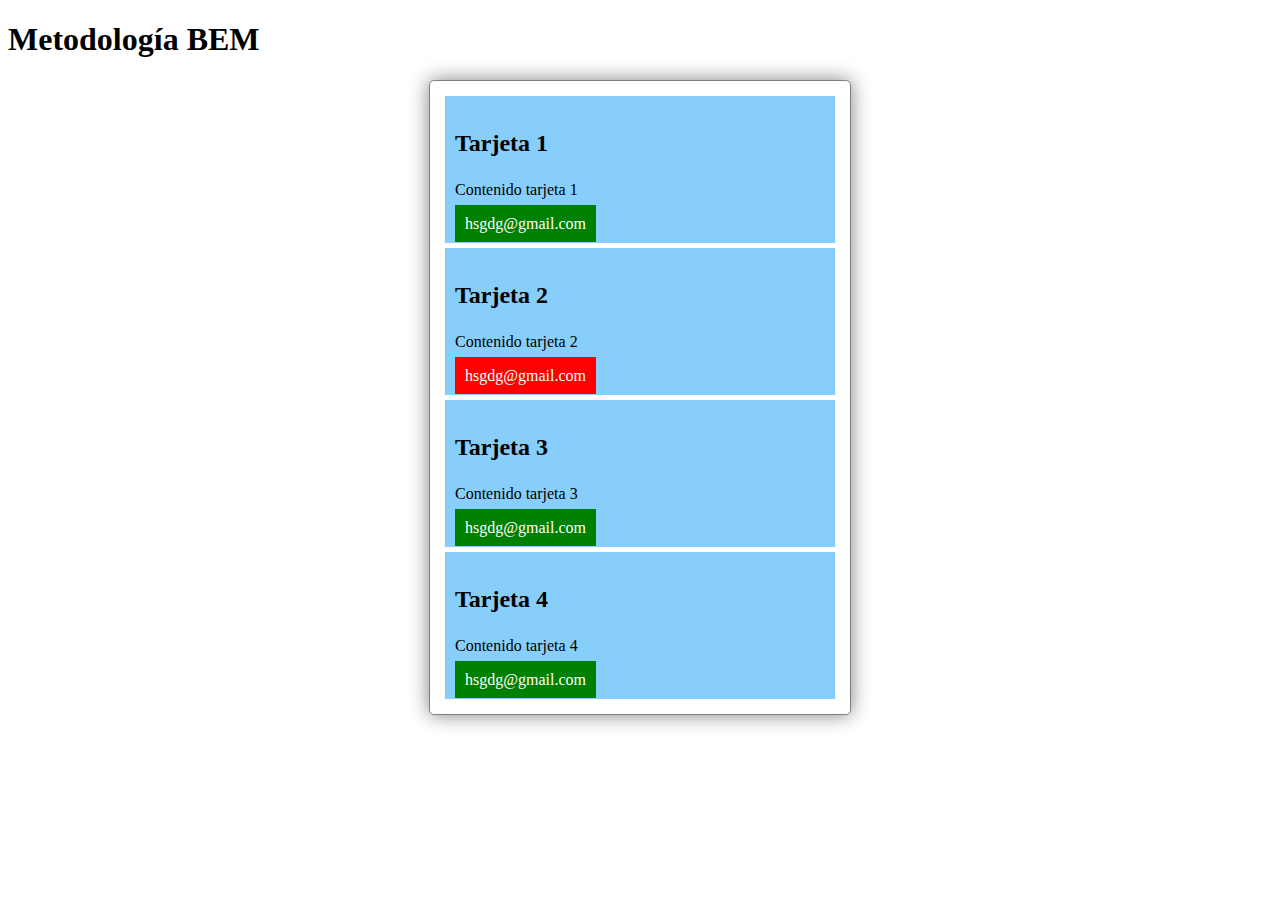
<file: 01-BEM/index.html>
<!DOCTYPE html>
<html lang="en">
<head>
    <meta charset="UTF-8">
    <meta name="viewport" content="width=device-width, initial-scale=1.0">
    <title>BEM en CSS</title>
    <link rel="stylesheet" href="styles.css">
</head>
<body>
    <h1>Metodología BEM</h1>

    <!-- 
        Estilos sin BEM
        <section class="cards">

        <div class="card">
            <h3>Tarjeta 1</h3>
            <p>Contenido tarjeta 1</p>
            <a href="#">hsgdg@gmail.com</a>
        </div>
        <div class="card">
            <h3>Tarjeta 2</h3>
            <p>Contenido tarjeta 2</p>
            <a href="#">hsgdg@gmail.com</a>
        </div>
        <div class="card">
            <h3>Tarjeta 3</h3>
            <p>Contenido tarjeta 3</p>
            <a href="#">hsgdg@gmail.com</a>
        </div>
        <div class="card">
            <h3>Tarjeta 4</h3>
            <p>Contenido tarjeta 4</p>
            <a href="#">hsgdg@gmail.com</a>
        </div>

    </section> 
-->
    <section class="cards">

        <div class="cards__card">
            <h3 class="card__title">Tarjeta 1</h3>
            <p class="card__content">Contenido tarjeta 1</p>
            <a href="#" class="card__link">hsgdg@gmail.com</a>
        </div>
        <div class="cards__card">
            <h3 class="card__title">Tarjeta 2</h3>
            <p class="card__content">Contenido tarjeta 2</p>
            <a href="#" class="card__link card__link--rojo">hsgdg@gmail.com</a>
        </div>
        <div class="cards__card">
            <h3 class="card__title">Tarjeta 3</h3>
            <p class="card__content">Contenido tarjeta 3</p>
            <a href="#" class="card__link">hsgdg@gmail.com</a>
        </div>
        <div class="cards__card">
            <h3 class="card__title">Tarjeta 4</h3>
            <p class="card__content">Contenido tarjeta 4</p>
            <a href="#" class="card__link">hsgdg@gmail.com</a>
        </div>

    </section>
</body>
</html>
</file>
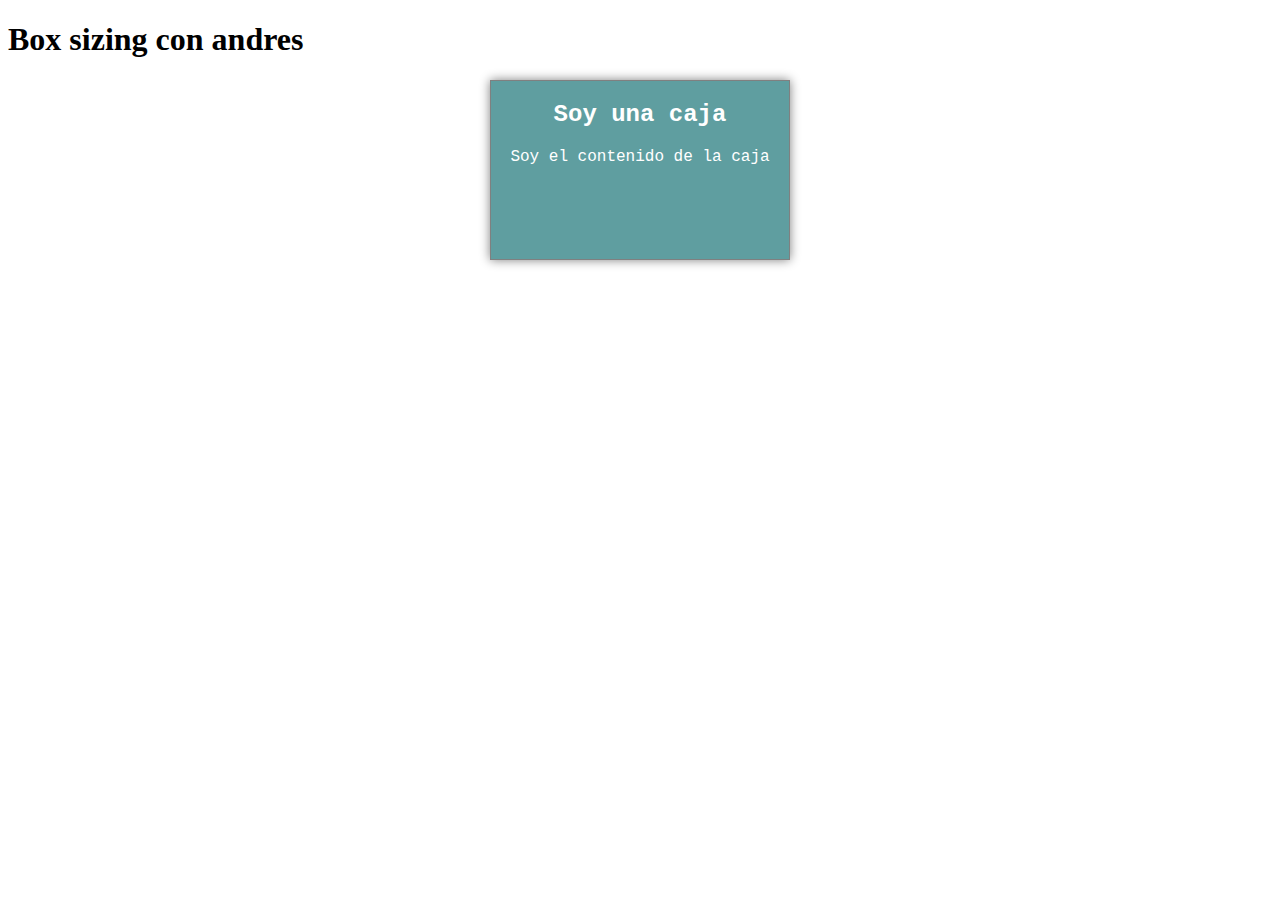
<file: 03-box-sizing/index.html>
<!DOCTYPE html>
<html lang="es">
<head>
    <meta charset="UTF-8">
    <meta name="viewport" content="width=device-width, initial-scale=1.0">
    <title>Box sizing</title>
    <link rel="stylesheet" href="styles.css">
</head>
<body>
    <h1>Box sizing con andres</h1>
    
    <div class="caja">
        <h2>Soy una caja</h2>
        <p>Soy el contenido de la caja</p>
    </div>
</body>
</html>
</file>
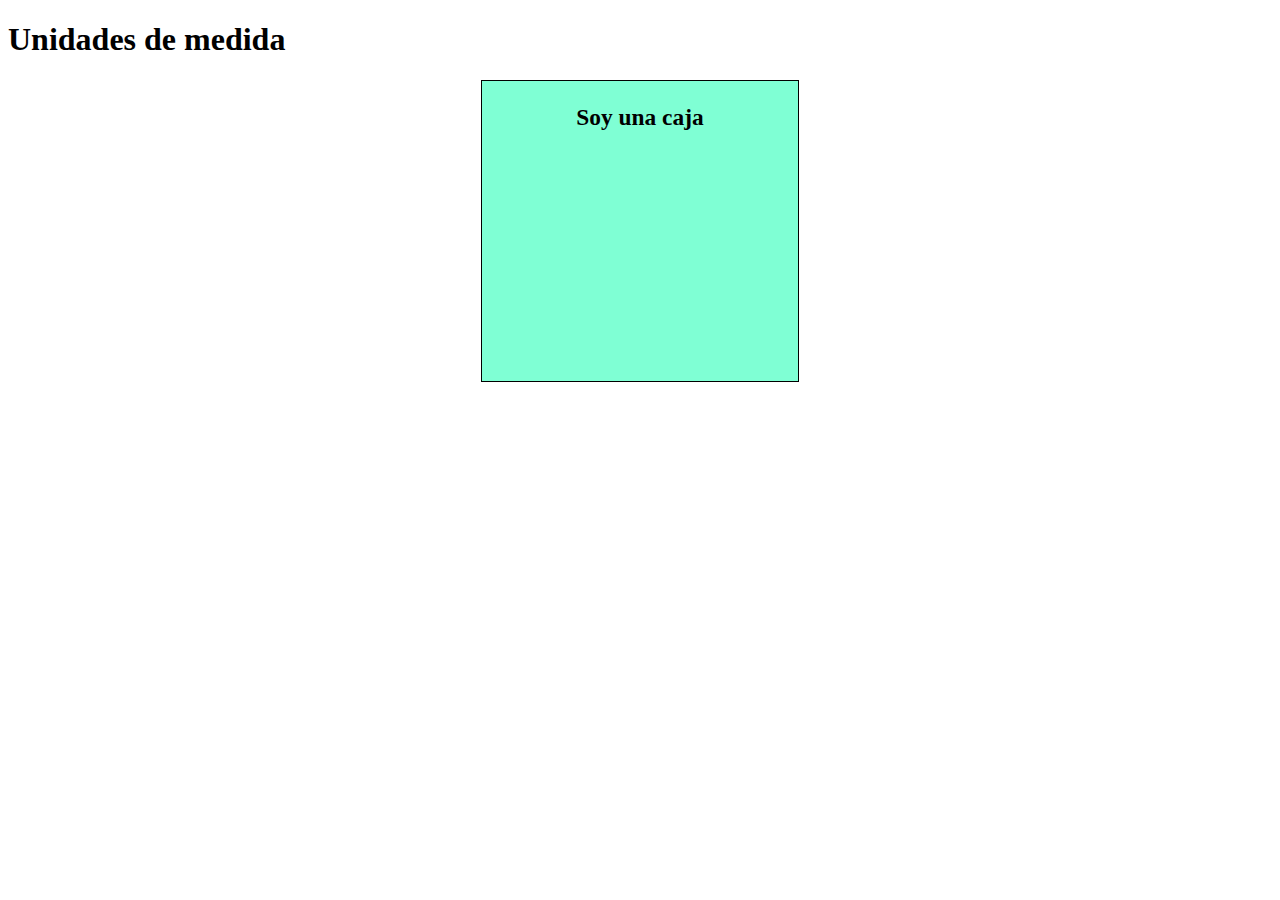
<file: 04-medidas/index.html>
<!DOCTYPE html>
<html lang="es">
<head>
    <meta charset="UTF-8">
    <meta name="viewport" content="width=device-width, initial-scale=1.0">
    <title>Unidades de medida</title>
    <link rel="stylesheet" href="styles.css">
</head>
<body>
    <h1>Unidades de medida</h1>
    
    <div class="caja">
        <h3>Soy una caja</h3>
    </div>
</body>
</html>
</file>
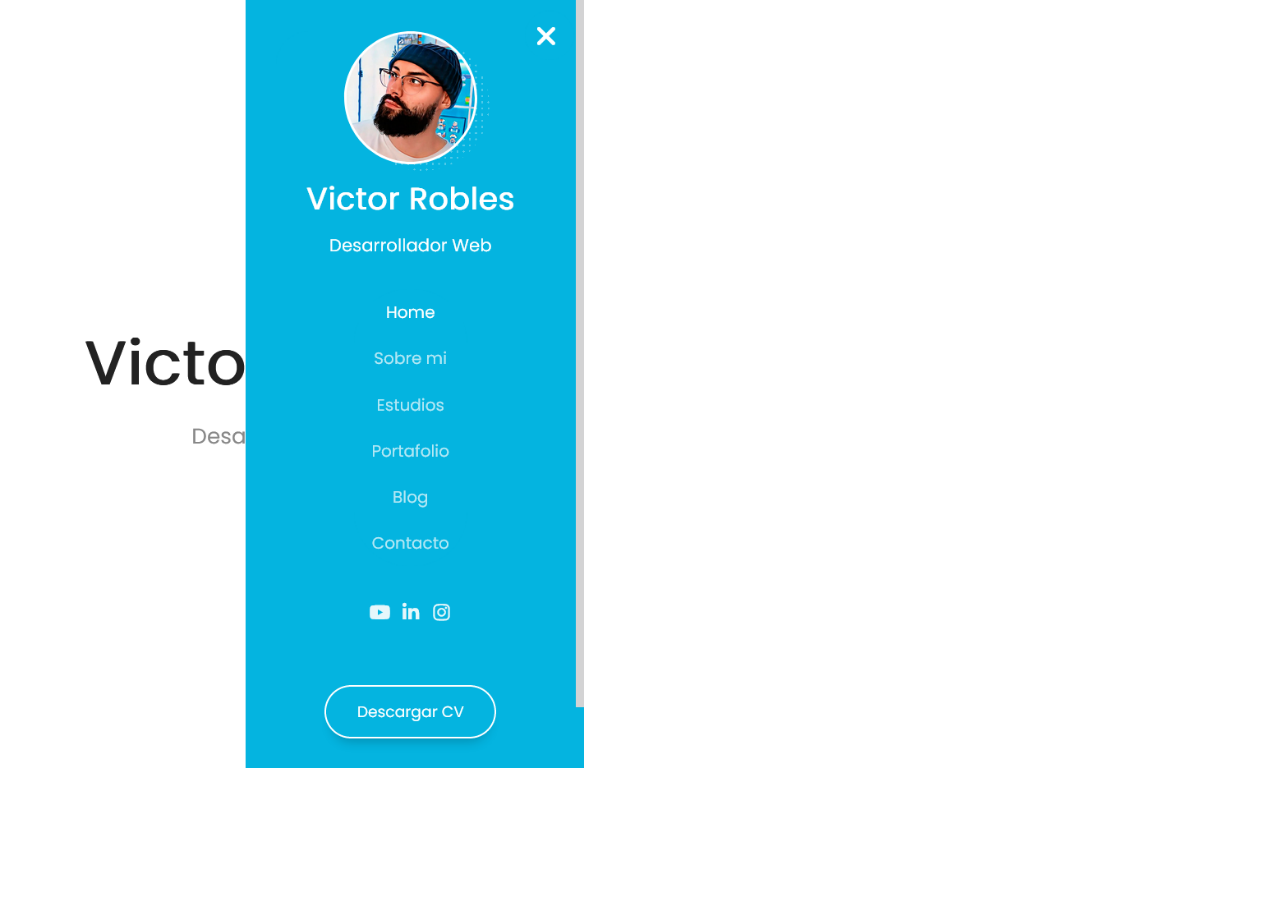
<file: 05-diseno-web1/index.html>
<!DOCTYPE html>
<html lang="es">
<head>
    <meta charset="UTF-8">
    <meta http-equiv="X-UA-Compatible" content="IE=edge">
    <meta name="viewport" content="width=device-width, initial-scale=1.0">
    <link rel="icon" type="image/png" href="./04-portafolio.png" />
    <style type="text/css">
        *{
            margin: 0;
            padding: 0;
        }
        img{
            width: auto;
            height: 768px;
        }
    </style>
    <title>DISEÑO</title>
</head>
<body>
    <img src="./07-responsive1.png"/>
</body>
</html>
</file>
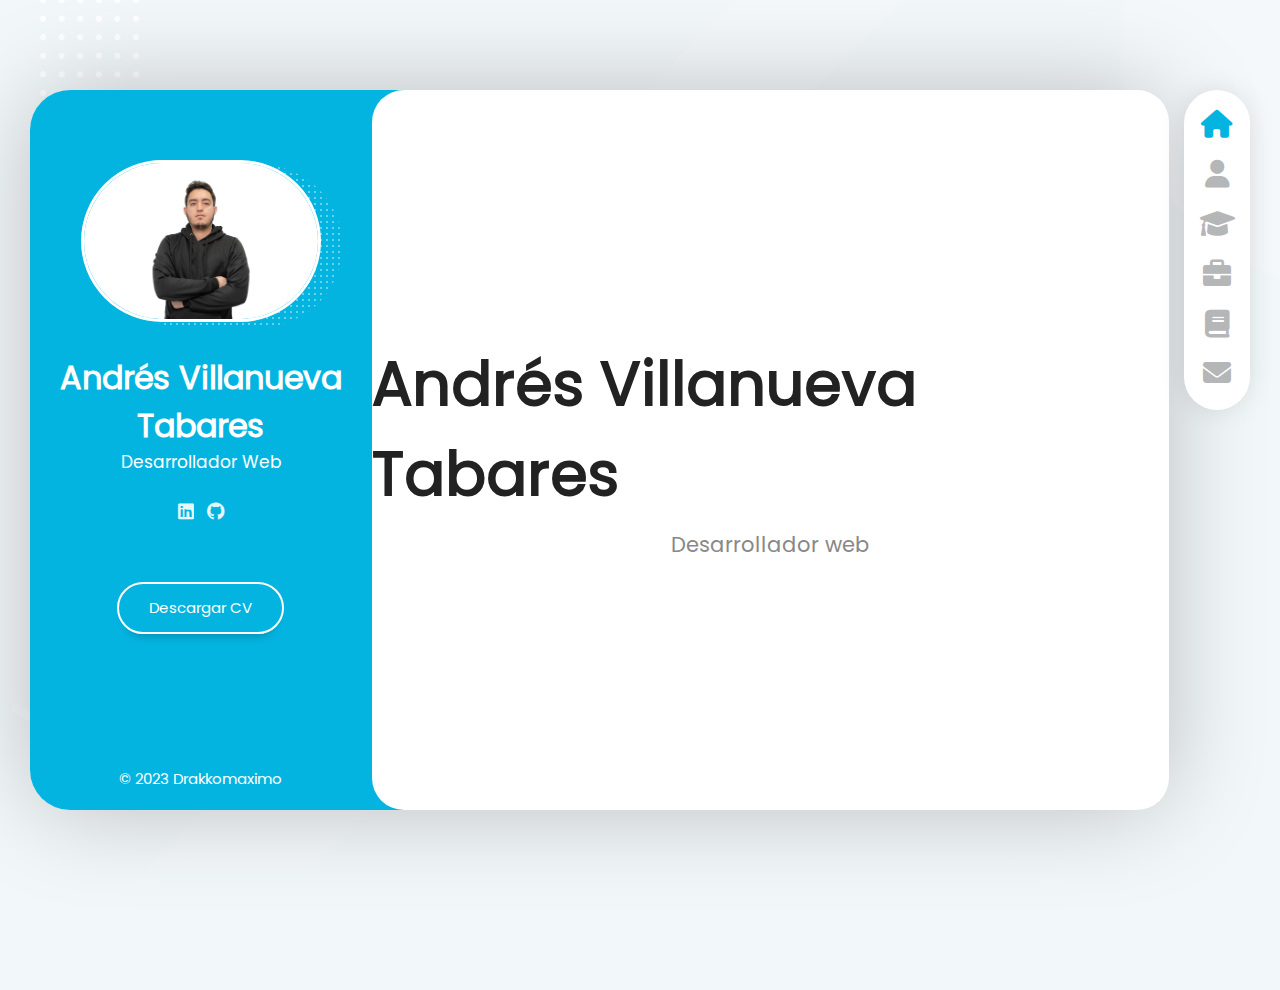
<file: 06-maquetacion-web-1/index.html>
<!DOCTYPE html>
<html lang="es">

<head>
    <meta charset="UTF-8">
    <meta name="viewport" content="width=device-width, initial-scale=1.0, maximum-scale=1">
    <title>Portafolio - Andrés Villanueva Tabares</title>
    <link rel="stylesheet" href="assets/fonts/fontawesome-free-6.1.2-web/css/all.min.css">
    <link rel="stylesheet" href="assets/fonts/poppins/poppins.css">
    <link rel="stylesheet" href="assets/css/reset.css">
    <link rel="stylesheet" href="assets/css/scroll.css">
    <link rel="stylesheet" href="assets/css/styes.css">
    <link rel="stylesheet" href="assets/css/responsive.css">

    <!-- js -->
    <script src="assets/js/menu.js" defer></script>
</head>

<body>
    <!-- Layout principal -->
    <div class="layout">
        <!-- Barra lateral (info usuario) -->
        <aside class="layout__aside layout__aside--hidden">
            <section class="aside__user-info">
                <!-- informacion general usuario -->
                <div class="user-info__general">
                    <div class="user-info__container-image">
                        <img src="assets/img/default-user.jpg" alt="default user" class="user-info__image">
                    </div>

                    <h2 class="user-info__name">Andrés Villanueva Tabares</h2>
                    <h4 class="user-info__job">Desarrollador Web</h4>
                </div>
                <!-- Menú de navegacion -->
                <nav class="layout__menu">
                    <ul class="menu__list">
                        <li class="menu__option">
                            <a href="index.html" class="menu__link menu__link--active">
                                <i class="menu__icon fa-solid fa-house"></i>
                                <span class="menu__overlay">Home</span>
                            </a>
                        </li>
                        <li class="menu__option">
                            <a href="sobre-mi.html" class="menu__link">
                                <i class="menu__icon fa-solid fa-user"></i>
                                <span class="menu__overlay">Sobre mi</span>
                            </a>
                        </li>
                        <li class="menu__option">
                            <a href="curriculum.html" class="menu__link">
                                <i class="menu__icon fa-solid fa-graduation-cap"></i>
                                <span class="menu__overlay">Curriculum</span>
                            </a>
                        </li>
                        <li class="menu__option">
                            <a href="portafolio.html" class="menu__link">
                                <i class="menu__icon fa-solid fa-briefcase"></i>
                                <span class="menu__overlay">Portafolio</span>
                            </a>
                        </li>
                        <li class="menu__option">
                            <a href="blog.html" class="menu__link">
                                <i class="menu__icon fa-solid fa-book"></i>
                                <span class="menu__overlay">Blog</span>
                            </a>
                        </li>
                        <li class="menu__option">
                            <a href="contacto.html" class="menu__link">
                                <i class="menu__icon fa-solid fa-envelope"></i>
                                <span class="menu__overlay">Contacto</span>
                            </a>
                        </li>
                    </ul>
                </nav>
                <!-- Links a redes sociales -->
                <div class="user-info__links">
                    <ul class="links__social">
                        <li class="social_option">
                            <a href="#" class="social__link">
                                <i class="social__icon fa-brands fa-linkedin"></i>
                            </a>
                        </li>
                        <li class="social_option">
                            <a href="#" class="social__link">
                                <i class="social__icon fa-brands fa-github"></i>
                            </a>
                        </li>
                    </ul>
                </div>
                <!-- Botón del curriculum -->
                <div class="user-info__buttons">
                    <a href="#" class="user-info__btn">Descargar CV</a>
                </div>
                <!-- Pie de página -->
                <footer class="user-info__footer">
                    &copy; 2023 Drakkomaximo
                </footer>
            </section>
        </aside>

        <!-- menu responsive -->
        <div class="layout__menu-toggle">
            <i class="menu-toogle__icon fa-solid fa-bars"></i>
            <i class="menu-toogle__icon fa-solid fa-xmark"></i>

        </div>

        <!-- Contenido principal -->
        <main class="layout__content">
            <section class="content__page">
                <h1 class="page__name">Andrés Villanueva Tabares</h1>
                <h2 class="page__job">Desarrollador web</h2>
            </section>
        </main>
    </div>
</body>

</html>
</file>
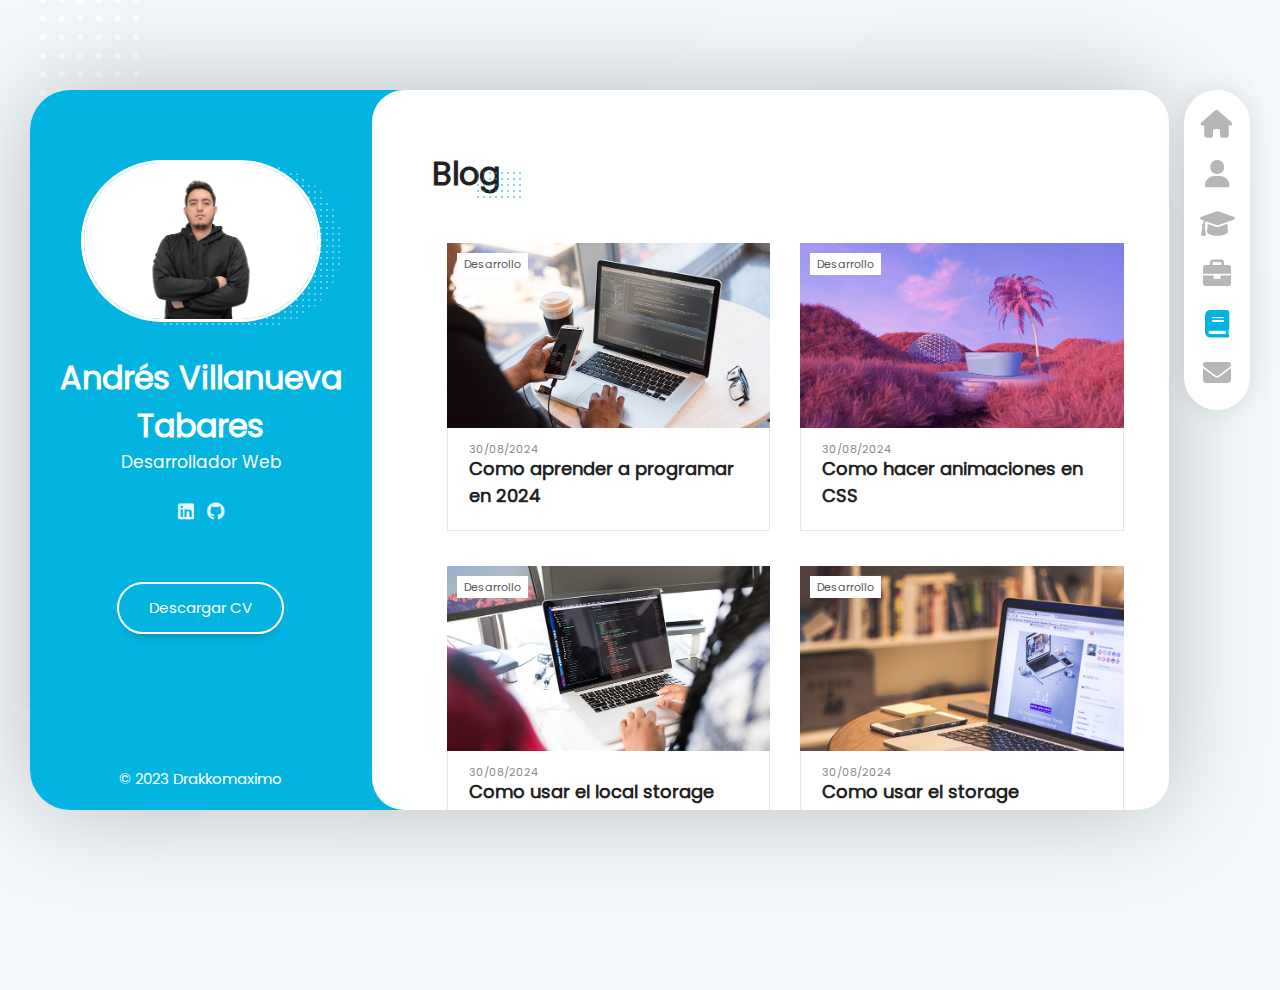
<file: 06-maquetacion-web-1/blog.html>
<!DOCTYPE html>
<html lang="es">

<head>
    <meta charset="UTF-8">
    <meta name="viewport" content="width=device-width, initial-scale=1.0, maximum-scale=1">
    <title>Portafolio - Andrés Villanueva Tabares</title>
    <link rel="stylesheet" href="assets/fonts/fontawesome-free-6.1.2-web/css/all.min.css">
    <link rel="stylesheet" href="assets/fonts/poppins/poppins.css">
    <link rel="stylesheet" href="assets/css/reset.css">
    <link rel="stylesheet" href="assets/css/scroll.css">
    <link rel="stylesheet" href="assets/css/styes.css">
    <link rel="stylesheet" href="assets/css/responsive.css">

    <!-- js -->
    <script src="assets/js/menu.js" defer></script>
</head>

<body>
    <!-- Layout principal -->
    <div class="layout">
        <!-- Barra lateral (info usuario) -->
        <aside class="layout__aside">
            <section class="aside__user-info">
                <!-- informacion general usuario -->
                <div class="user-info__general">
                    <div class="user-info__container-image">
                        <img src="assets/img/default-user.jpg" alt="default user" class="user-info__image">
                    </div>

                    <h2 class="user-info__name">Andrés Villanueva Tabares</h2>
                    <h4 class="user-info__job">Desarrollador Web</h4>
                </div>
                <!-- Menú de navegacion -->
                <nav class="layout__menu">
                    <ul class="menu__list">
                        <li class="menu__option">
                            <a href="index.html" class="menu__link">
                                <i class="menu__icon fa-solid fa-house"></i>
                                <span class="menu__overlay">Home</span>
                            </a>
                        </li>
                        <li class="menu__option">
                            <a href="sobre-mi.html" class="menu__link">
                                <i class="menu__icon fa-solid fa-user"></i>
                                <span class="menu__overlay">Sobre mi</span>
                            </a>
                        </li>
                        <li class="menu__option">
                            <a href="curriculum.html" class="menu__link">
                                <i class="menu__icon fa-solid fa-graduation-cap"></i>
                                <span class="menu__overlay">Curriculum</span>
                            </a>
                        </li>
                        <li class="menu__option">
                            <a href="portafolio.html" class="menu__link">
                                <i class="menu__icon fa-solid fa-briefcase"></i>
                                <span class="menu__overlay">Portafolio</span>
                            </a>
                        </li>
                        <li class="menu__option">
                            <a href="blog.html" class="menu__link menu__link--active">
                                <i class="menu__icon fa-solid fa-book"></i>
                                <span class="menu__overlay">Blog</span>
                            </a>
                        </li>
                        <li class="menu__option">
                            <a href="contacto.html" class="menu__link">
                                <i class="menu__icon fa-solid fa-envelope"></i>
                                <span class="menu__overlay">Contacto</span>
                            </a>
                        </li>
                    </ul>
                </nav>
                <!-- Links a redes sociales -->
                <div class="user-info__links">
                    <ul class="links__social">
                        <li class="social_option">
                            <a href="#" class="social__link">
                                <i class="social__icon fa-brands fa-linkedin"></i>
                            </a>
                        </li>
                        <li class="social_option">
                            <a href="#" class="social__link">
                                <i class="social__icon fa-brands fa-github"></i>
                            </a>
                        </li>
                    </ul>
                </div>
                <!-- Botón del curriculum -->
                <div class="user-info__buttons">
                    <a href="#" class="user-info__btn">Descargar CV</a>
                </div>
                <!-- Pie de página -->
                <footer class="user-info__footer">
                    &copy; 2023 Drakkomaximo
                </footer>
            </section>
        </aside>

        <!-- menu responsive -->
        <div class="layout__menu-toggle">
            <i class="menu-toogle__icon fa-solid fa-bars"></i>
            <i class="menu-toogle__icon fa-solid fa-xmark"></i>

        </div>

        <!-- Contenido principal -->
        <main class="layout__content">
            <section class="content__page  content__blog">
                <!-- Este contenido cambia en cada pagina del sitio web -->
                <header class="blog__header">
                    <h2 class="blog__title">Blog</h2>
                </header>

                <section class="blog__articles">
                    <article class="articles__article">
                        <div class="article__top">
                            <div class="article__category">Desarrollo</div>
                            <a href="#" class="article__image-link">
                                <div class="article__mask">
                                    <img src="assets/img/articulo-1.jpg" alt="iamgen del blog" class="article__image">
                                </div>
                                <div class="article__logo">
                                    <i class="article__icon fa-solid fa-book"></i>
                                </div>
                            </a>
                        </div>

                        <div class="article__bottom">
                            <time datetime="2014-08-30" class="article__date">30/08/2024</time>
                            <a href="#" class="article__link">
                                <h2 class="article__title">Como aprender a programar en 2024</h2>
                            </a>
                        </div>
                    </article>
                    <article class="articles__article">
                        <div class="article__top">
                            <div class="article__category">Desarrollo</div>
                            <a href="#" class="article__image-link">
                                <div class="article__mask">
                                    <img src="assets/img/articulo-2.jpg" alt="iamgen del blog" class="article__image">
                                </div>
                                <div class="article__logo">
                                    <i class="article__icon fa-solid fa-book"></i>
                                </div>
                            </a>
                        </div>

                        <div class="article__bottom">
                            <time datetime="2014-08-30" class="article__date">30/08/2024</time>
                            <a href="#" class="article__link">
                                <h2 class="article__title">Como hacer animaciones en CSS</h2>
                            </a>
                        </div>
                    </article>
                    <article class="articles__article">
                        <div class="article__top">
                            <div class="article__category">Desarrollo</div>
                            <a href="#" class="article__image-link">
                                <div class="article__mask">
                                    <img src="assets/img/articulo-3.jpg" alt="iamgen del blog" class="article__image">
                                </div>
                                <div class="article__logo">
                                    <i class="article__icon fa-solid fa-book"></i>
                                </div>
                            </a>
                        </div>

                        <div class="article__bottom">
                            <time datetime="2014-08-30" class="article__date">30/08/2024</time>
                            <a href="#" class="article__link">
                                <h2 class="article__title">Como usar el local storage</h2>
                            </a>
                        </div>
                    </article>
                    <article class="articles__article">
                        <div class="article__top">
                            <div class="article__category">Desarrollo</div>
                            <a href="#" class="article__image-link">
                                <div class="article__mask">
                                    <img src="assets/img/articulo-4.jpg" alt="iamgen del blog" class="article__image">
                                </div>
                                <div class="article__logo">
                                    <i class="article__icon fa-solid fa-book"></i>
                                </div>
                            </a>
                        </div>

                        <div class="article__bottom">
                            <time datetime="2014-08-30" class="article__date">30/08/2024</time>
                            <a href="#" class="article__link">
                                <h2 class="article__title">Como usar el storage</h2>
                            </a>
                        </div>
                    </article>
                </section>
            </section>
        </main>
    </div>
</body>

</html>
</file>
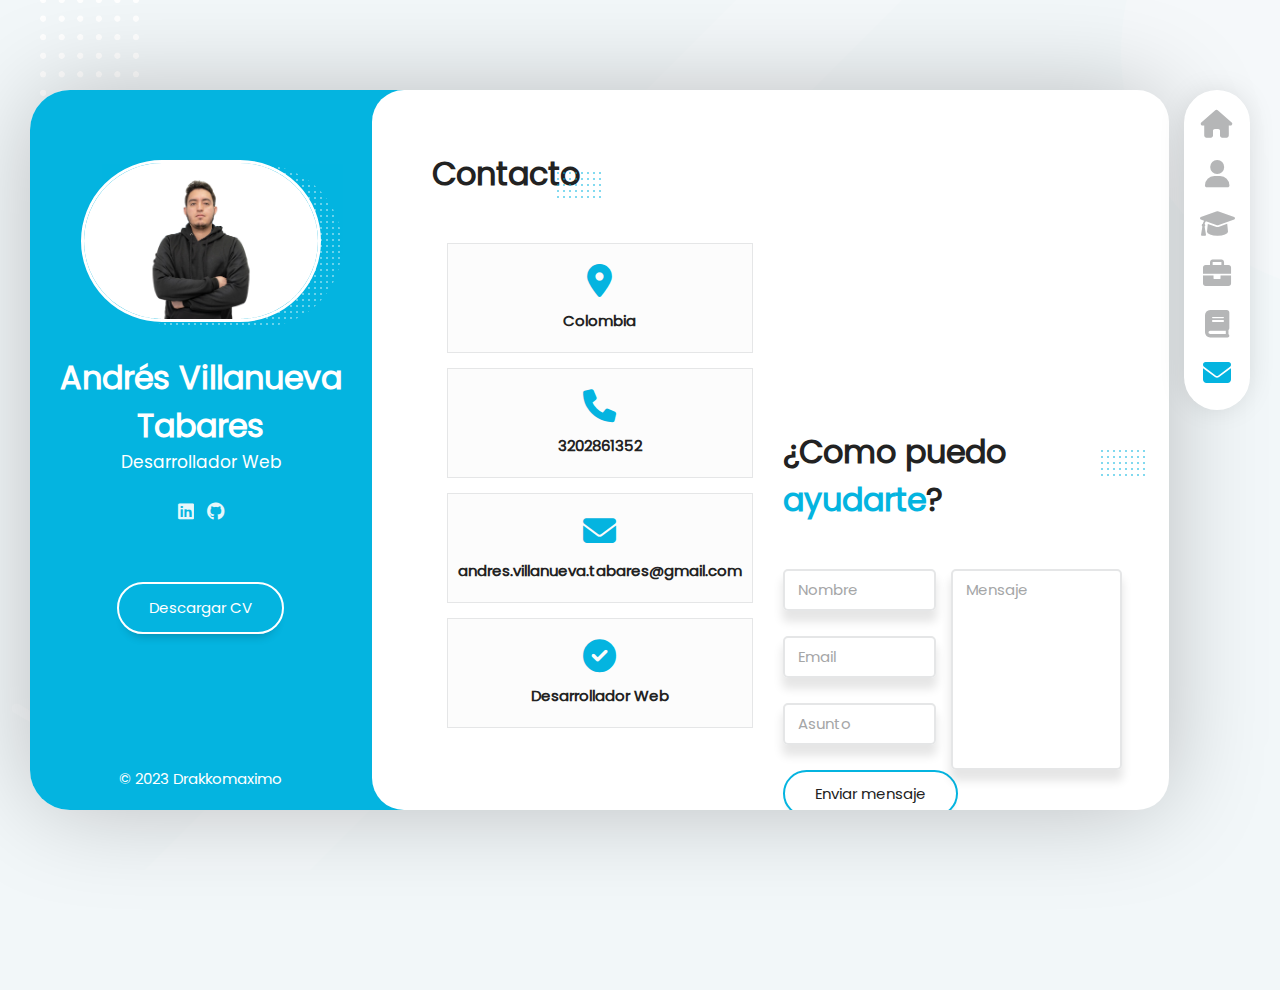
<file: 06-maquetacion-web-1/contacto.html>
<!DOCTYPE html>
<html lang="es">

<head>
    <meta charset="UTF-8">
    <meta name="viewport" content="width=device-width, initial-scale=1.0, maximum-scale=1">
    <title>Portafolio - Andrés Villanueva Tabares</title>
    <link rel="stylesheet" href="assets/fonts/fontawesome-free-6.1.2-web/css/all.min.css">
    <link rel="stylesheet" href="assets/fonts/poppins/poppins.css">
    <link rel="stylesheet" href="assets/css/reset.css">
    <link rel="stylesheet" href="assets/css/scroll.css">
    <link rel="stylesheet" href="assets/css/styes.css">
    <link rel="stylesheet" href="assets/css/loader.css">
    <link rel="stylesheet" href="assets/css/responsive.css">

    <!-- js -->
    <script src="assets/js/menu.js" defer></script>
    <script src="assets/js/map.js" defer></script>
</head>

<body>
    <!-- Layout principal -->
    <div class="layout">
        <!-- Barra lateral (info usuario) -->
        <aside class="layout__aside">
            <section class="aside__user-info">
                <!-- informacion general usuario -->
                <div class="user-info__general">
                    <div class="user-info__container-image">
                        <img src="assets/img/default-user.jpg" alt="default user" class="user-info__image">
                    </div>

                    <h2 class="user-info__name">Andrés Villanueva Tabares</h2>
                    <h4 class="user-info__job">Desarrollador Web</h4>
                </div>
                <!-- Menú de navegacion -->
                <nav class="layout__menu">
                    <ul class="menu__list">
                        <li class="menu__option">
                            <a href="index.html" class="menu__link">
                                <i class="menu__icon fa-solid fa-house"></i>
                                <span class="menu__overlay">Home</span>
                            </a>
                        </li>
                        <li class="menu__option">
                            <a href="sobre-mi.html" class="menu__link">
                                <i class="menu__icon fa-solid fa-user"></i>
                                <span class="menu__overlay">Sobre mi</span>
                            </a>
                        </li>
                        <li class="menu__option">
                            <a href="curriculum.html" class="menu__link">
                                <i class="menu__icon fa-solid fa-graduation-cap"></i>
                                <span class="menu__overlay">Curriculum</span>
                            </a>
                        </li>
                        <li class="menu__option">
                            <a href="portafolio.html" class="menu__link">
                                <i class="menu__icon fa-solid fa-briefcase"></i>
                                <span class="menu__overlay">Portafolio</span>
                            </a>
                        </li>
                        <li class="menu__option">
                            <a href="blog.html" class="menu__link">
                                <i class="menu__icon fa-solid fa-book"></i>
                                <span class="menu__overlay">Blog</span>
                            </a>
                        </li>
                        <li class="menu__option">
                            <a href="contacto.html" class="menu__link menu__link--active">
                                <i class="menu__icon fa-solid fa-envelope"></i>
                                <span class="menu__overlay">Contacto</span>
                            </a>
                        </li>
                    </ul>
                </nav>
                <!-- Links a redes sociales -->
                <div class="user-info__links">
                    <ul class="links__social">
                        <li class="social_option">
                            <a href="#" class="social__link">
                                <i class="social__icon fa-brands fa-linkedin"></i>
                            </a>
                        </li>
                        <li class="social_option">
                            <a href="#" class="social__link">
                                <i class="social__icon fa-brands fa-github"></i>
                            </a>
                        </li>
                    </ul>
                </div>
                <!-- Botón del curriculum -->
                <div class="user-info__buttons">
                    <a href="#" class="user-info__btn">Descargar CV</a>
                </div>
                <!-- Pie de página -->
                <footer class="user-info__footer">
                    &copy; 2023 Drakkomaximo
                </footer>
            </section>
        </aside>

        <!-- menu responsive -->
        <div class="layout__menu-toggle">
            <i class="menu-toogle__icon fa-solid fa-bars"></i>
            <i class="menu-toogle__icon fa-solid fa-xmark"></i>

        </div>

        <!-- Contenido principal -->
        <main class="layout__content">
            <section class="content__page  content__contact">
                <!-- Este contenido cambia en cada pagina del sitio web -->
                <header class="contact__header">
                    <h2 class="contact__title">Contacto</h2>
                </header>

                <div class="contact__container">

                    <section class="contact__info">
                        <div class="contact__data">
                            <i class="contact__icon fa-solid fa-location-dot"></i>
                            <h2 class="contact__subtitle">Colombia</h2>
                        </div>
                        <div class="contact__data">
                            <i class="contact__icon fa-solid fa-phone"></i>
                            <h2 class="contact__subtitle">3202861352</h2>
                        </div>
                        <div class="contact__data">
                            <i class="contact__icon fa-solid fa-envelope"></i>
                            <h2 class="contact__subtitle">andres.villanueva.tabares@gmail.com</h2>
                        </div>
                        <div class="contact__data">
                            <i class="contact__icon fa-solid fa-circle-check"></i>
                            <h2 class="contact__subtitle">Desarrollador Web</h2>
                        </div>
                    </section>

                    <section class="contact__form-box">
                        <div class="contact__map" id="load-iframe-map">
                            <span class="loader"></span>
                        </div>
                        <header class="contact__form-header">
                            <h3 class="form-header__title">¿Como puedo <span class="title__color">ayudarte</span>?</h3>
                        </header>

                        <form class="contact__form">
                            <div class="form__container">
                                <section class="form__left">
                                    <div class="form__group">
                                        <input type="text" class="form__input" name="name" required
                                            placeholder="Nombre" />
                                        <label for="name" class="form__label">Nombre</label>
                                    </div>
                                    <div class="form__group">
                                        <input type="email" class="form__input" name="email" required
                                            placeholder="Email" />
                                        <label for="email" class="form__label">Email</label>
                                    </div>
                                    <div class="form__group">
                                        <input type="text" class="form__input" name="subject" required
                                            placeholder="Asunto" />
                                        <label for="subject" class="form__label">Asunto</label>
                                    </div>
                                </section>

                                <section class="form__right">
                                    <div class="form__group form__group--textarea">
                                        <textarea class="form__input form__input--textarea" name="message" required
                                            placeholder="Mensaje"></textarea>
                                        <label for="message" class="form__label">Mensaje</label>
                                    </div>
                                </section>

                            </div>
                            <input type="submit" class="form__button" value="Enviar mensaje" />
                        </form>
                    </section>
                </div>
            </section>
        </main>
    </div>
</body>

</html>
</file>
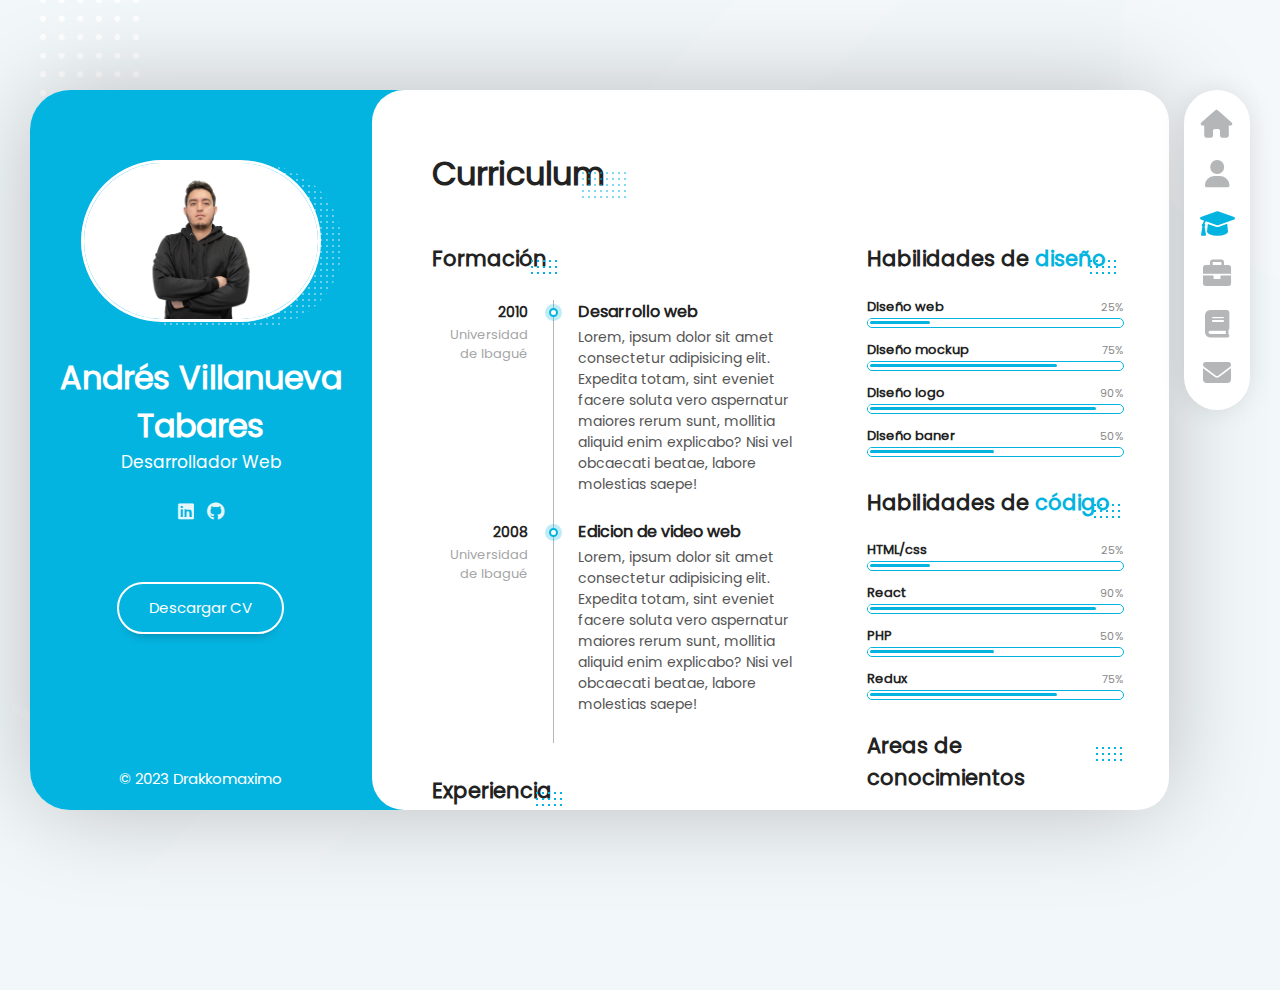
<file: 06-maquetacion-web-1/curriculum.html>
<!DOCTYPE html>
<html lang="es">

<head>
    <meta charset="UTF-8">
    <meta name="viewport" content="width=device-width, initial-scale=1.0, maximum-scale=1">
    <title>Portafolio - Andrés Villanueva Tabares</title>
    <link rel="stylesheet" href="assets/fonts/fontawesome-free-6.1.2-web/css/all.min.css">
    <link rel="stylesheet" href="assets/fonts/poppins/poppins.css">
    <link rel="stylesheet" href="assets/css/reset.css">
    <link rel="stylesheet" href="assets/css/scroll.css">
    <link rel="stylesheet" href="assets/css/styes.css">
    <link rel="stylesheet" href="assets/css/responsive.css">

    <!-- js -->
    <script src="assets/js/menu.js" defer></script>
</head>

<body>
    <!-- Layout principal -->
    <div class="layout">
        <!-- Barra lateral (info usuario) -->
        <aside class="layout__aside">
            <section class="aside__user-info">
                <!-- informacion general usuario -->
                <div class="user-info__general">
                    <div class="user-info__container-image">
                        <img src="assets/img/default-user.jpg" alt="default user" class="user-info__image">
                    </div>

                    <h2 class="user-info__name">Andrés Villanueva Tabares</h2>
                    <h4 class="user-info__job">Desarrollador Web</h4>
                </div>
                <!-- Menú de navegacion -->
                <nav class="layout__menu">
                    <ul class="menu__list">
                        <li class="menu__option">
                            <a href="index.html" class="menu__link">
                                <i class="menu__icon fa-solid fa-house"></i>
                                <span class="menu__overlay">Home</span>
                            </a>
                        </li>
                        <li class="menu__option">
                            <a href="sobre-mi.html" class="menu__link">
                                <i class="menu__icon fa-solid fa-user"></i>
                                <span class="menu__overlay">Sobre mi</span>
                            </a>
                        </li>
                        <li class="menu__option">
                            <a href="curriculum.html" class="menu__link menu__link--active">
                                <i class="menu__icon fa-solid fa-graduation-cap"></i>
                                <span class="menu__overlay">Curriculum</span>
                            </a>
                        </li>
                        <li class="menu__option">
                            <a href="portafolio.html" class="menu__link">
                                <i class="menu__icon fa-solid fa-briefcase"></i>
                                <span class="menu__overlay">Portafolio</span>
                            </a>
                        </li>
                        <li class="menu__option">
                            <a href="blog.html" class="menu__link">
                                <i class="menu__icon fa-solid fa-book"></i>
                                <span class="menu__overlay">Blog</span>
                            </a>
                        </li>
                        <li class="menu__option">
                            <a href="contacto.html" class="menu__link">
                                <i class="menu__icon fa-solid fa-envelope"></i>
                                <span class="menu__overlay">Contacto</span>
                            </a>
                        </li>
                    </ul>
                </nav>
                <!-- Links a redes sociales -->
                <div class="user-info__links">
                    <ul class="links__social">
                        <li class="social_option">
                            <a href="#" class="social__link">
                                <i class="social__icon fa-brands fa-linkedin"></i>
                            </a>
                        </li>
                        <li class="social_option">
                            <a href="#" class="social__link">
                                <i class="social__icon fa-brands fa-github"></i>
                            </a>
                        </li>
                    </ul>
                </div>
                <!-- Botón del curriculum -->
                <div class="user-info__buttons">
                    <a href="#" class="user-info__btn">Descargar CV</a>
                </div>
                <!-- Pie de página -->
                <footer class="user-info__footer">
                    &copy; 2023 Drakkomaximo
                </footer>
            </section>
        </aside>

        <!-- menu responsive -->
        <div class="layout__menu-toggle">
            <i class="menu-toogle__icon fa-solid fa-bars"></i>
            <i class="menu-toogle__icon fa-solid fa-xmark"></i>

        </div>

        <!-- Contenido principal -->
        <main class="layout__content">
            <section class="content__page  content__resume">
                <!-- Este contenido cambia en cada pagina del sitio web -->
                <header class="resume__header">
                    <h2 class="resume__title">Curriculum</h2>
                </header>

                <div class="resume__container">
                    <section class="resume__left">
                        <header class="resume__subheader">
                            <h2 class="resume__subtitle">
                                Formación
                            </h2>
                        </header>

                        <div class="resume__timelines">
                            <article class="timelines__timeline">
                                <header class="timeline__header">
                                    <h4 class="timeline__year">2010</h4>
                                    <span class="timeline__company">Universidad de Ibagué</span>
                                </header>

                                <div class="timeline__divider"></div>

                                <div class="timeline__description">
                                    <h3 class="timeline__title">Desarrollo web</h3>
                                    <p class="timeline__text">
                                        Lorem, ipsum dolor sit amet consectetur adipisicing elit. Expedita totam, sint
                                        eveniet facere soluta vero aspernatur maiores rerum sunt, mollitia aliquid enim
                                        explicabo? Nisi vel obcaecati beatae, labore molestias saepe!
                                    </p>
                                </div>
                            </article>

                            <article class="timelines__timeline">
                                <header class="timeline__header">
                                    <h4 class="timeline__year">2008</h4>
                                    <span class="timeline__company">Universidad de Ibagué</span>
                                </header>

                                <div class="timeline__divider"></div>

                                <div class="timeline__description">
                                    <h3 class="timeline__title">Edicion de video web</h3>
                                    <p class="timeline__text">
                                        Lorem, ipsum dolor sit amet consectetur adipisicing elit. Expedita totam, sint
                                        eveniet facere soluta vero aspernatur maiores rerum sunt, mollitia aliquid enim
                                        explicabo? Nisi vel obcaecati beatae, labore molestias saepe!
                                    </p>
                                </div>
                            </article>
                        </div>

                        <header class="resume__subheader">
                            <h2 class="resume__subtitle">
                                Experiencia
                            </h2>
                        </header>

                        <div class="resume__timelines">
                            <article class="timelines__timeline">
                                <header class="timeline__header">
                                    <h4 class="timeline__year">2022 - 2023</h4>
                                    <span class="timeline__company">Donrep</span>
                                </header>

                                <div class="timeline__divider"></div>

                                <div class="timeline__description">
                                    <h3 class="timeline__title">Desarrollo web</h3>
                                    <p class="timeline__text">
                                        Lorem, ipsum dolor sit amet consectetur adipisicing elit. Expedita totam, sint
                                        eveniet facere soluta vero aspernatur maiores rerum sunt, mollitia aliquid enim
                                        explicabo? Nisi vel obcaecati beatae, labore molestias saepe!
                                    </p>
                                </div>
                            </article>

                            <article class="timelines__timeline">
                                <header class="timeline__header">
                                    <h4 class="timeline__year">2021 - 2022</h4>
                                    <span class="timeline__company">Itglobels</span>
                                </header>

                                <div class="timeline__divider"></div>

                                <div class="timeline__description">
                                    <h3 class="timeline__title">Edicion de video web</h3>
                                    <p class="timeline__text">
                                        Lorem, ipsum dolor sit amet consectetur adipisicing elit. Expedita totam, sint
                                        eveniet facere soluta vero aspernatur maiores rerum sunt, mollitia aliquid enim
                                        explicabo? Nisi vel obcaecati beatae, labore molestias saepe!
                                    </p>
                                </div>
                            </article>
                        </div>
                    </section>

                    <section class="resume__right">
                        <header class="resume__subheader">
                            <h2 class="resume__subtitle">
                                Habilidades de <span class="subtitle__color">diseño</span>
                            </h2>
                        </header>

                        <div class="resume__skills">
                            <article class="skills__title">
                                <h4 class="skills__text">Diseño web</h4>
                                <span class="skills__number">25%</span>
                            </article>

                            <div class="skills__progressbar">
                                <div class="skills__percentage skills__percentage--p1"></div>
                            </div>

                            <article class="skills__title">
                                <h4 class="skills__text">Diseño mockup</h4>
                                <span class="skills__number">75%</span>
                            </article>

                            <div class="skills__progressbar">
                                <div class="skills__percentage skills__percentage--p3"></div>
                            </div>

                            <article class="skills__title">
                                <h4 class="skills__text">Diseño logo</h4>
                                <span class="skills__number">90%</span>
                            </article>

                            <div class="skills__progressbar">
                                <div class="skills__percentage skills__percentage--p4"></div>
                            </div>

                            <article class="skills__title">
                                <h4 class="skills__text">Diseño baner</h4>
                                <span class="skills__number">50%</span>
                            </article>

                            <div class="skills__progressbar">
                                <div class="skills__percentage skills__percentage--p2"></div>
                            </div>
                        </div>

                        <header class="resume__subheader">
                            <h2 class="resume__subtitle">
                                Habilidades de <span class="subtitle__color">código</span>
                            </h2>
                        </header>

                        <div class="resume__skills">
                            <article class="skills__title">
                                <h4 class="skills__text">HTML/css</h4>
                                <span class="skills__number">25%</span>
                            </article>

                            <div class="skills__progressbar">
                                <div class="skills__percentage skills__percentage--p1"></div>
                            </div>

                            <article class="skills__title">
                                <h4 class="skills__text">React</h4>
                                <span class="skills__number">90%</span>
                            </article>

                            <div class="skills__progressbar">
                                <div class="skills__percentage skills__percentage--p4"></div>
                            </div>

                            <article class="skills__title">
                                <h4 class="skills__text">PHP</h4>
                                <span class="skills__number">50%</span>
                            </article>

                            <div class="skills__progressbar">
                                <div class="skills__percentage skills__percentage--p2"></div>
                            </div>

                            <article class="skills__title">
                                <h4 class="skills__text">Redux</h4>
                                <span class="skills__number">75%</span>
                            </article>

                            <div class="skills__progressbar">
                                <div class="skills__percentage skills__percentage--p3"></div>
                            </div>
                        </div>

                        <header class="resume__subheader">
                            <h2 class="resume__subtitle">
                                Areas de conocimientos
                            </h2>
                        </header>

                        <div class="resume__knowledges">
                            <ul class="knowledges__list">
                                <li class="knowledges__options">Programacion</li>
                                <li class="knowledges__options">Programacion</li>
                                <li class="knowledges__options">Programacion</li>
                                <li class="knowledges__options">Programacion</li>
                                <li class="knowledges__options">Programacion</li>
                                <li class="knowledges__options">Programacion</li>
                                <li class="knowledges__options">Programacion</li>
                            </ul>
                        </div>

                    </section>
                </div>

                <div class="resume__certificates">
                    <header class="resume__subheader">
                        <h2 class="resume__subtitle">Certificados</h2>
                    </header>

                    <section class="certificates__container">
                        <article class="certificates__certificate">
                            <div class="certificate__logo">
                                <img src="assets/img/certificado-1.png" alt="certificado" class="certificate__image" />
                            </div>

                            <div class="certificate__content">
                                <h4 class="certificate__title">Master en CSS</h4>
                                <span class="certificate__id">ID verificacion: 8787</span>
                                <span class="certificate__date">10 de junio 2023</span>
                            </div>
                        </article>
                        <article class="certificates__certificate">
                            <div class="certificate__logo">
                                <img src="assets/img/certificado-1.png" alt="certificado" class="certificate__image" />
                            </div>

                            <div class="certificate__content">
                                <h4 class="certificate__title">Master en pruebas tecnicas</h4>
                                <span class="certificate__id">ID verificacion: 8787</span>
                                <span class="certificate__date">10 de mayo 2024</span>
                            </div>
                        </article>
                    </section>
                </div>
            </section>
        </main>
    </div>
</body>

</html>
</file>
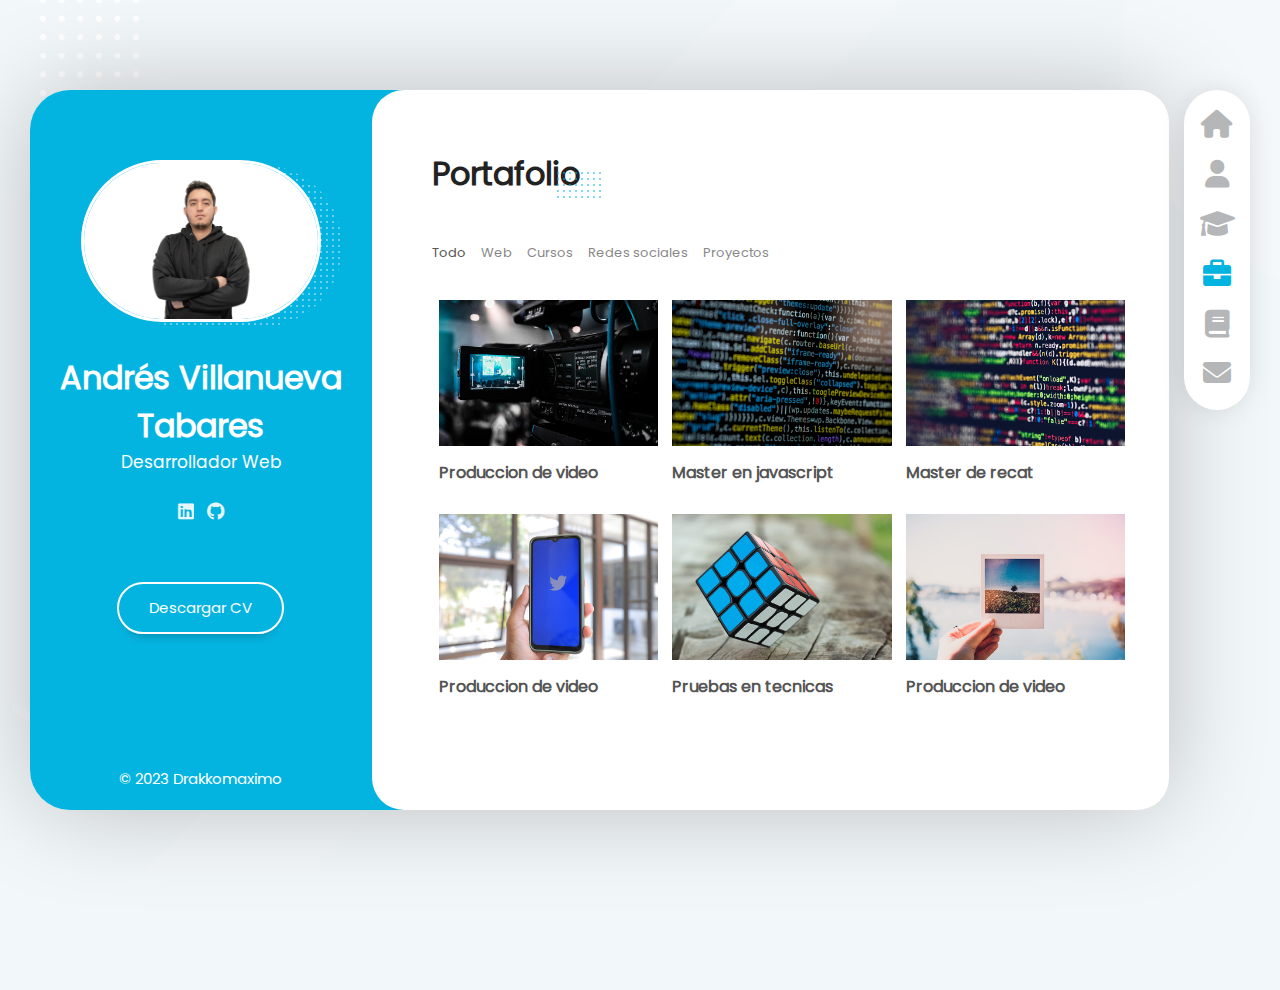
<file: 06-maquetacion-web-1/portafolio.html>
<!DOCTYPE html>
<html lang="es">

<head>
    <meta charset="UTF-8">
    <meta name="viewport" content="width=device-width, initial-scale=1.0, maximum-scale=1">
    <title>Portafolio - Andrés Villanueva Tabares</title>
    <link rel="stylesheet" href="assets/fonts/fontawesome-free-6.1.2-web/css/all.min.css">
    <link rel="stylesheet" href="assets/fonts/poppins/poppins.css">
    <link rel="stylesheet" href="assets/css/reset.css">
    <link rel="stylesheet" href="assets/css/scroll.css">
    <link rel="stylesheet" href="assets/css/styes.css">
    <link rel="stylesheet" href="assets/css/responsive.css">

    <!-- js -->
    <script src="assets/js/menu.js" defer></script>
</head>

<body>
    <!-- Layout principal -->
    <div class="layout">
        <!-- Barra lateral (info usuario) -->
        <aside class="layout__aside">
            <section class="aside__user-info">
                <!-- informacion general usuario -->
                <div class="user-info__general">
                    <div class="user-info__container-image">
                        <img src="assets/img/default-user.jpg" alt="default user" class="user-info__image">
                    </div>

                    <h2 class="user-info__name">Andrés Villanueva Tabares</h2>
                    <h4 class="user-info__job">Desarrollador Web</h4>
                </div>
                <!-- Menú de navegacion -->
                <nav class="layout__menu">
                    <ul class="menu__list">
                        <li class="menu__option">
                            <a href="index.html" class="menu__link">
                                <i class="menu__icon fa-solid fa-house"></i>
                                <span class="menu__overlay">Home</span>
                            </a>
                        </li>
                        <li class="menu__option">
                            <a href="sobre-mi.html" class="menu__link">
                                <i class="menu__icon fa-solid fa-user"></i>
                                <span class="menu__overlay">Sobre mi</span>
                            </a>
                        </li>
                        <li class="menu__option">
                            <a href="curriculum.html" class="menu__link">
                                <i class="menu__icon fa-solid fa-graduation-cap"></i>
                                <span class="menu__overlay">Curriculum</span>
                            </a>
                        </li>
                        <li class="menu__option">
                            <a href="portafolio.html" class="menu__link menu__link--active">
                                <i class="menu__icon fa-solid fa-briefcase"></i>
                                <span class="menu__overlay">Portafolio</span>
                            </a>
                        </li>
                        <li class="menu__option">
                            <a href="blog.html" class="menu__link">
                                <i class="menu__icon fa-solid fa-book"></i>
                                <span class="menu__overlay">Blog</span>
                            </a>
                        </li>
                        <li class="menu__option">
                            <a href="contacto.html" class="menu__link">
                                <i class="menu__icon fa-solid fa-envelope"></i>
                                <span class="menu__overlay">Contacto</span>
                            </a>
                        </li>
                    </ul>
                </nav>
                <!-- Links a redes sociales -->
                <div class="user-info__links">
                    <ul class="links__social">
                        <li class="social_option">
                            <a href="#" class="social__link">
                                <i class="social__icon fa-brands fa-linkedin"></i>
                            </a>
                        </li>
                        <li class="social_option">
                            <a href="#" class="social__link">
                                <i class="social__icon fa-brands fa-github"></i>
                            </a>
                        </li>
                    </ul>
                </div>
                <!-- Botón del curriculum -->
                <div class="user-info__buttons">
                    <a href="#" class="user-info__btn">Descargar CV</a>
                </div>
                <!-- Pie de página -->
                <footer class="user-info__footer">
                    &copy; 2023 Drakkomaximo
                </footer>
            </section>
        </aside>

        <!-- menu responsive -->
        <div class="layout__menu-toggle">
            <i class="menu-toogle__icon fa-solid fa-bars"></i>
            <i class="menu-toogle__icon fa-solid fa-xmark"></i>

        </div>

        <!-- Contenido principal -->
        <main class="layout__content">
            <section class="content__page  content__portfolio">
                <!-- Este contenido cambia en cada pagina del sitio web -->
                <header class="portfolio__header">
                    <h2 class="portfolio__title">Portafolio</h2>
                </header>

                <nav class="portfolio__navbar">
                    <ul class="portfolio__menu">
                        <li class="portfolio__option portfolio__option--active">
                            <a href="#" class="portfolio__link">Todo</a>
                        </li>
                        <li class="portfolio__option">
                            <a href="#" class="portfolio__link">Web</a>
                        </li>
                        <li class="portfolio__option">
                            <a href="#" class="portfolio__link">Cursos</a>
                        </li>
                        <li class="portfolio__option">
                            <a href="#" class="portfolio__link">Redes sociales</a>
                        </li>
                        <li class="portfolio__option">
                            <a href="#" class="portfolio__link">Proyectos</a>
                        </li>
                    </ul>
                </nav>

                <section class="portfolio__gallery">
                    <figure class="gallery__item">
                        <div class="gallery__container-image">
                            <a href="#" class="gallery_link">
                                <img src="assets/img/galeria-1.jpg" class="gallery__image" alt="galeria 1">
                            </a>
                        </div>

                        <figcaption class="gallery__title">Produccion de video</figcaption>
                        <i class="gallery__icon fa-solid fa-video-camera"></i>
                        <span class="gallery__category">Videos</span>
                    </figure>
                    <figure class="gallery__item">
                        <div class="gallery__container-image">
                            <a href="#" class="gallery_link">
                                <img src="assets/img/galeria-2.jpg" class="gallery__image" alt="galeria 2">
                            </a>
                        </div>

                        <figcaption class="gallery__title">Master en javascript</figcaption>
                        <i class="gallery__icon fa-solid fa-code"></i>
                        <span class="gallery__category">Cursos</span>
                    </figure>
                    <figure class="gallery__item">
                        <div class="gallery__container-image">
                            <a href="#" class="gallery_link">
                                <img src="assets/img/galeria-3.jpg" class="gallery__image" alt="galeria 3">
                            </a>
                        </div>

                        <figcaption class="gallery__title">Master de recat</figcaption>
                        <i class="gallery__icon fa-solid fa-code-commit"></i>
                        <span class="gallery__category">Cursos</span>
                    </figure>
                    <figure class="gallery__item">
                        <div class="gallery__container-image">
                            <a href="#" class="gallery_link">
                                <img src="assets/img/galeria-4.jpg" class="gallery__image" alt="galeria 4">
                            </a>
                        </div>

                        <figcaption class="gallery__title">Produccion de video</figcaption>
                        <i class="gallery__icon fa-solid fa-code"></i>
                        <span class="gallery__category">Videos</span>
                    </figure>
                    <figure class="gallery__item">
                        <div class="gallery__container-image">
                            <a href="#" class="gallery_link">
                                <img src="assets/img/galeria-5.jpg" class="gallery__image" alt="galeria 5">
                            </a>
                        </div>

                        <figcaption class="gallery__title">Pruebas en tecnicas</figcaption>
                        <i class="gallery__icon fa-solid fa-code"></i>
                        <span class="gallery__category">Videos</span>
                    </figure>
                    <figure class="gallery__item">
                        <div class="gallery__container-image">
                            <a href="#" class="gallery_link">
                                <img src="assets/img/galeria-6.jpg" class="gallery__image" alt="galeria 6">
                            </a>
                        </div>

                        <figcaption class="gallery__title">Produccion de video</figcaption>
                        <i class="gallery__icon fa-solid fa-video-camera"></i>
                        <span class="gallery__category">Videos</span>
                    </figure>
                </section>
            </section>
        </main>
    </div>
</body>

</html>
</file>
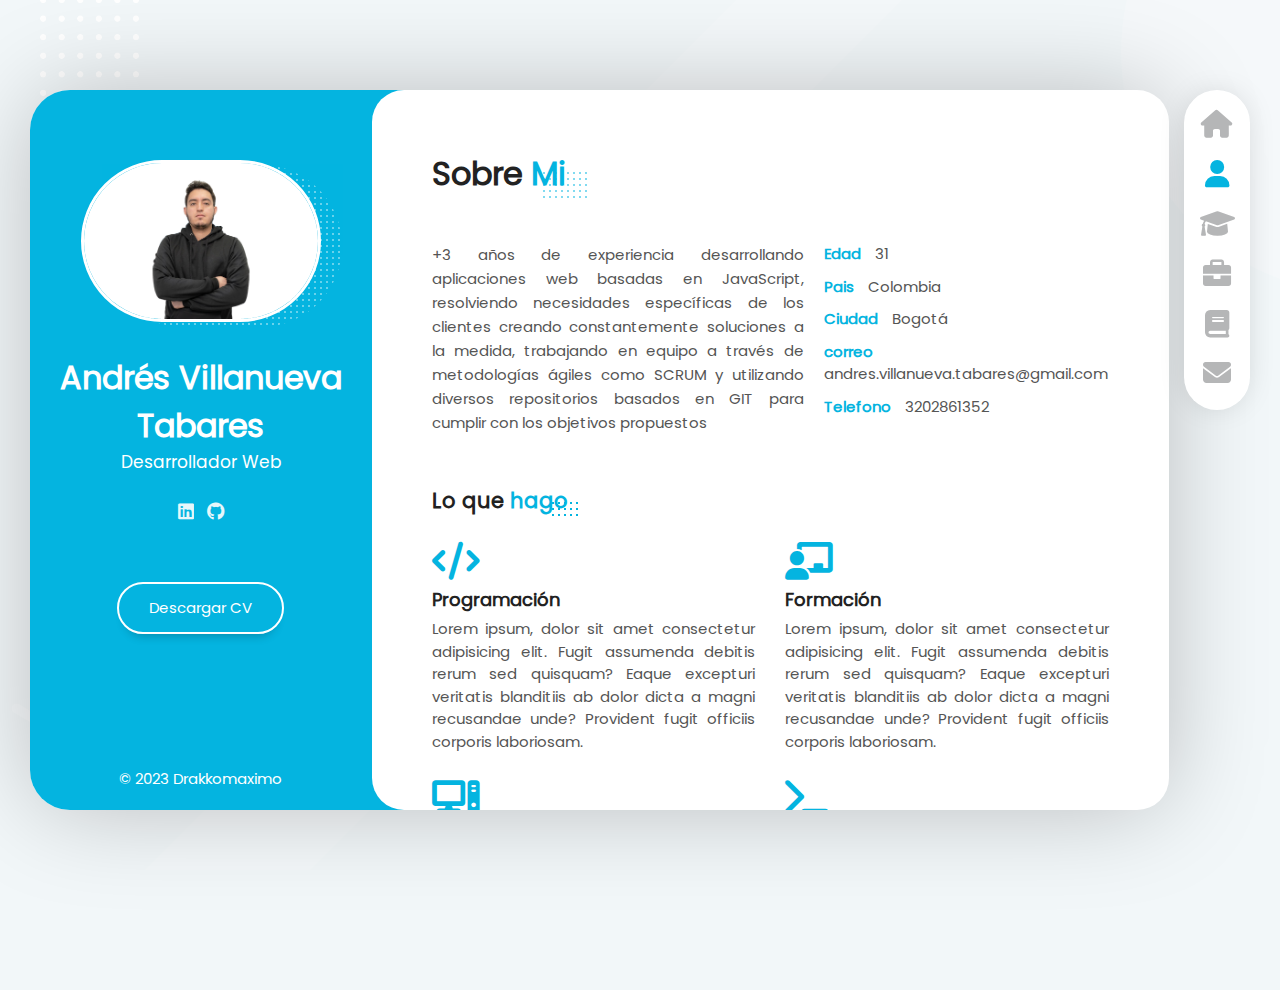
<file: 06-maquetacion-web-1/sobre-mi.html>
<!DOCTYPE html>
<html lang="es">

<head>
    <meta charset="UTF-8">
    <meta name="viewport" content="width=device-width, initial-scale=1.0, maximum-scale=1">
    <title>Portafolio - Andrés Villanueva Tabares</title>
    <link rel="stylesheet" href="assets/fonts/fontawesome-free-6.1.2-web/css/all.min.css">
    <link rel="stylesheet" href="assets/fonts/poppins/poppins.css">
    <link rel="stylesheet" href="assets/css/reset.css">
    <link rel="stylesheet" href="assets/css/scroll.css">
    <link rel="stylesheet" href="assets/css/styes.css">
    <link rel="stylesheet" href="assets/css/responsive.css">

    <!-- js -->
    <script src="assets/js/menu.js" defer></script>
</head>

<body>
    <!-- Layout principal -->
    <div class="layout">
        <!-- Barra lateral (info usuario) -->
        <aside class="layout__aside">
            <section class="aside__user-info">
                <!-- informacion general usuario -->
                <div class="user-info__general">
                    <div class="user-info__container-image">
                        <img src="assets/img/default-user.jpg" alt="default user" class="user-info__image">
                    </div>

                    <h2 class="user-info__name">Andrés Villanueva Tabares</h2>
                    <h4 class="user-info__job">Desarrollador Web</h4>
                </div>
                <!-- Menú de navegacion -->
                <nav class="layout__menu">
                    <ul class="menu__list">
                        <li class="menu__option">
                            <a href="index.html" class="menu__link">
                                <i class="menu__icon fa-solid fa-house"></i>
                                <span class="menu__overlay">Home</span>
                            </a>
                        </li>
                        <li class="menu__option">
                            <a href="sobre-mi.html" class="menu__link menu__link--active">
                                <i class="menu__icon fa-solid fa-user"></i>
                                <span class="menu__overlay">Sobre mi</span>
                            </a>
                        </li>
                        <li class="menu__option">
                            <a href="curriculum.html" class="menu__link">
                                <i class="menu__icon fa-solid fa-graduation-cap"></i>
                                <span class="menu__overlay">Curriculum</span>
                            </a>
                        </li>
                        <li class="menu__option">
                            <a href="portafolio.html" class="menu__link">
                                <i class="menu__icon fa-solid fa-briefcase"></i>
                                <span class="menu__overlay">Portafolio</span>
                            </a>
                        </li>
                        <li class="menu__option">
                            <a href="blog.html" class="menu__link">
                                <i class="menu__icon fa-solid fa-book"></i>
                                <span class="menu__overlay">Blog</span>
                            </a>
                        </li>
                        <li class="menu__option">
                            <a href="contacto.html" class="menu__link">
                                <i class="menu__icon fa-solid fa-envelope"></i>
                                <span class="menu__overlay">Contacto</span>
                            </a>
                        </li>
                    </ul>
                </nav>
                <!-- Links a redes sociales -->
                <div class="user-info__links">
                    <ul class="links__social">
                        <li class="social_option">
                            <a href="#" class="social__link">
                                <i class="social__icon fa-brands fa-linkedin"></i>
                            </a>
                        </li>
                        <li class="social_option">
                            <a href="#" class="social__link">
                                <i class="social__icon fa-brands fa-github"></i>
                            </a>
                        </li>
                    </ul>
                </div>
                <!-- Botón del curriculum -->
                <div class="user-info__buttons">
                    <a href="#" class="user-info__btn">Descargar CV</a>
                </div>
                <!-- Pie de página -->
                <footer class="user-info__footer">
                    &copy; 2023 Drakkomaximo
                </footer>
            </section>
        </aside>

        <!-- menu responsive -->
        <div class="layout__menu-toggle">
            <i class="menu-toogle__icon fa-solid fa-bars"></i>
            <i class="menu-toogle__icon fa-solid fa-xmark"></i>

        </div>

        <!-- Contenido principal -->
        <main class="layout__content">
            <section class="content__page  content__about">
                <!-- Este contenido cambia en cada pagina del sitio web -->
                <header class="about__header">
                    <h2 class="about__title">Sobre <span class="title__color">Mi</span></h2>
                </header>

                <section class="about__personal-info">
                    <article class="personal-info__bio">
                        <p class="personal-info__description">
                            +3 años de experiencia desarrollando aplicaciones
                            web basadas en JavaScript, resolviendo
                            necesidades específicas de los clientes creando
                            constantemente soluciones a la medida, trabajando
                            en equipo a través de metodologías ágiles como
                            SCRUM y utilizando diversos repositorios basados en
                            GIT para cumplir con los objetivos propuestos
                        </p>
                    </article>

                    <div class="personal-info__data">
                        <ul class="personal-info__list">
                            <li class="personal-info__option">
                                <span class="personal-info__title">Edad</span>
                                <span class="personal-info__value">31</span>
                            </li>
                            <li class="personal-info__option">
                                <span class="personal-info__title">Pais</span>
                                <span class="personal-info__value">Colombia</span>
                            </li>
                            <li class="personal-info__option">
                                <span class="personal-info__title">Ciudad</span>
                                <span class="personal-info__value">Bogotá</span>
                            </li>
                            <li class="personal-info__option">
                                <span class="personal-info__title">correo</span>
                                <span class="personal-info__value">andres.villanueva.tabares@gmail.com</span>
                            </li>
                            <li class="personal-info__option">
                                <span class="personal-info__title">Telefono</span>
                                <span class="personal-info__value">3202861352</span>
                            </li>
                        </ul>
                    </div>
                </section>

                <section class="about__services">
                    <header class="services__header">
                        <h2 class="services__title">
                            Lo que <span class="title__color">hago</span>
                        </h2>
                    </header>

                    <div class="services__container">
                        <article class="services__service">
                            <div class="service__icon">
                                <i class="fa-solid fa-code service__real-icon"></i>
                            </div>

                            <div class="service__content">
                                <h3 class="service__title">Programación</h3>
                                <p class="service__description">Lorem ipsum, dolor sit amet consectetur adipisicing
                                    elit. Fugit assumenda debitis
                                    rerum sed quisquam? Eaque excepturi veritatis blanditiis ab dolor dicta a magni
                                    recusandae unde? Provident fugit officiis corporis laboriosam.</p>
                            </div>
                        </article>
                        <article class="services__service">
                            <div class="service__icon">
                                <i class="fa-solid fa-chalkboard-user service__real-icon"></i>
                            </div>

                            <div class="service__content">
                                <h3 class="service__title">Formación</h3>
                                <p class="service__description">Lorem ipsum, dolor sit amet consectetur adipisicing
                                    elit. Fugit assumenda debitis
                                    rerum sed quisquam? Eaque excepturi veritatis blanditiis ab dolor dicta a magni
                                    recusandae unde? Provident fugit officiis corporis laboriosam.</p>
                            </div>
                        </article>
                        <article class="services__service">
                            <div class="service__icon">
                                <i class="fa-solid fa-computer service__real-icon"></i>
                            </div>

                            <div class="service__content">
                                <h3 class="service__title">Desarrollo web</h3>
                                <p class="service__description">Lorem ipsum, dolor sit amet consectetur adipisicing
                                    elit. Fugit assumenda debitis
                                    rerum sed quisquam? Eaque excepturi veritatis blanditiis ab dolor dicta a magni
                                    recusandae unde? Provident fugit officiis corporis laboriosam.</p>
                            </div>
                        </article>
                        <article class="services__service">
                            <div class="service__icon">
                                <i class="fa-solid fa-terminal service__real-icon"></i>
                            </div>

                            <div class="service__content">
                                <h3 class="service__title">Administración</h3>
                                <p class="service__description">Lorem ipsum, dolor sit amet consectetur adipisicing
                                    elit. Fugit assumenda debitis
                                    rerum sed quisquam? Eaque excepturi veritatis blanditiis ab dolor dicta a magni
                                    recusandae unde? Provident fugit officiis corporis laboriosam.</p>
                            </div>
                        </article>
                    </div>
                </section>

                <section class="about__reviews">
                    <header class="reviews__header">
                        <h2 class="reviews__title">Reseñas</h2>
                    </header>

                    <div class="reviews__container">
                        <article class="reviews__review">
                            <div class="review__image-container">
                                <img src="assets/img/testimonio1.jpg" class="review__image" alt="imagen cliente">
                            </div>

                            <div class="review__description">
                                <p class="review__text">Lorem ipsum dolor sit amet, consectetur adipisicing elit. Nulla
                                    maxime est illum vel
                                    et voluptates perferendis odio quam qui facere voluptas, adipisci velit. Quam fugiat
                                    dolorum, eos possimus aliquid corrupti.</p>
                            </div>

                            <div class="review__author">
                                <div class="review__author-info">
                                    <h4 class="review__name">Ana lopez</h4>
                                    <h5 class="review__company">Developres S.A</h5>
                                </div>
                                <div class="review__author-icon">
                                    <i class="review__icon fa-solid fa-quote-right"></i>
                                </div>
                            </div>
                        </article>
                        <article class="reviews__review">
                            <div class="review__image-container">
                                <img src="assets/img/testimonio2.jpg" class="review__image" alt="imagen cliente">
                            </div>

                            <div class="review__description">
                                <p class="review__text">Lorem ipsum dolor sit amet, consectetur adipisicing elit. Nulla
                                    maxime est illum vel
                                    et voluptates perferendis odio quam qui facere voluptas, adipisci velit. Quam fugiat
                                    dolorum, eos possimus aliquid corrupti.</p>
                            </div>

                            <div class="review__author">
                                <div class="review__author-info">
                                    <h4 class="review__name">Ruben martinez</h4>
                                    <h5 class="review__company">FullStack S.L.</h5>
                                </div>

                                <div class="review__author-icon">
                                    <i class="review__icon fa-solid fa-quote-right"></i>
                                </div>
                            </div>
                        </article>
                    </div>
                </section>

                <section class="about__clients">
                    <header class="clients__header">
                        <h2 class="clients__title">Clientes</h2>
                    </header>

                    <div class="clients__container">
                        <article class="clients__item">
                            <a href="#" class="clients__link">
                                <img src="assets/img/cliente-1.png" class="clients__image" alt="cliente 1">
                            </a>
                        </article>
                        <article class="clients__item">
                            <a href="#" class="clients__link">
                                <img src="assets/img/cliente-2.png" class="clients__image" alt="cliente 2">
                            </a>
                        </article>
                        <article class="clients__item">
                            <a href="#" class="clients__link">
                                <img src="assets/img/cliente-3.png" class="clients__image" alt="cliente 3">
                            </a>
                        </article>
                        <article class="clients__item">
                            <a href="#" class="clients__link">
                                <img src="assets/img/cliente-4.png" class="clients__image" alt="cliente 4">
                            </a>
                        </article>
                        <article class="clients__item">
                            <a href="#" class="clients__link">
                                <img src="assets/img/cliente-5.png" class="clients__image" alt="cliente 5">
                            </a>
                        </article>
                    </div>
                </section>

                <section class="about__prices">
                    <header class="prices__header">
                        <h2 class="prices__title">Prceios</h2>
                    </header>

                    <div class="prices__container">
                        <article class="prices__box">
                            <div class="prices__subtitle">
                                <span class="prices__text">Normal</span>
                            </div>

                            <div class="prices__price">
                                <span class="prices__number">20 Euros</span>
                                <small class="prices__advice">Al mes</small>
                            </div>

                            <div class="prices__buy">
                                <a href="#" class="prices__btn">
                                    Prueba Gratis
                                </a>
                            </div>

                            <div class="prices__reward">
                                Un curso de desarrollo web
                            </div>
                            <div class="prices__reward">
                                Soporte a preguntas y dudas
                            </div>
                            <div class="prices__reward">
                                Certificado de finalizacion
                            </div>

                        </article>

                        <article class="prices__box">
                            <div class="prices__subtitle">
                                <span class="prices__text">Premium</span>
                            </div>

                            <div class="prices__price">
                                <span class="prices__number">50 Euros</span>
                                <small class="prices__advice">Al mes</small>
                            </div>

                            <div class="prices__buy">
                                <a href="#" class="prices__btn">
                                    Prueba Gratis
                                </a>
                            </div>

                            <div class="prices__reward">
                                Cinco cursos de desarrollo web
                            </div>
                            <div class="prices__reward">
                                Soporte a preguntas y dudas prioritario
                            </div>
                            <div class="prices__reward">
                                Certificado de finalizacion
                            </div>

                        </article>
                    </div>
                </section>

                <section class="about__extra">
                    <header class="extra__header">
                        <h2 class="extra__title">
                            Información <span class="title__color">Extra</span>
                        </h2>
                    </header>

                    <div class="extra__container">
                        <article class="extra__info">
                            <i class="extra__icon fa-solid fa-heart"></i>
                            <h4 class="extra__subtitle">Alumnos Contentos</h4>
                            <span class="extra__quantity">375.000</span>
                        </article>
                        <article class="extra__info">
                            <i class="extra__icon fa-solid fa-clock"></i>
                            <h4 class="extra__subtitle">Horas de contenido</h4>
                            <span class="extra__quantity">800</span>
                        </article>
                        <article class="extra__info">
                            <i class="extra__icon fa-solid fa-star"></i>
                            <h4 class="extra__subtitle">Puntuacion</h4>
                            <span class="extra__quantity">10</span>
                        </article>
                    </div>
                </section>
            </section>
        </main>
    </div>
</body>

</html>
</file>
<file: 01-BEM/styles.css>
/* 
BEM =  Bloque Elemento Modificador

.bloque
.bloque__elemento
.bloque__elemento--modificador
*/

/* 
Estilos sin usar BEM

.cards {
    width: 400px;
    margin: 10px auto;
    padding: 10px;
    border: 1px solid gray;
    box-shadow: 0px 0px 20px gray;
    border-radius: 5px;
}

.cards .card{
    background-color: lightskyblue;
    padding: 10px;
    margin: 5px;
    background-color: lightskyblue;
}

.cards .card h3{
    font-size: 24px;
    font-weight: bold;
}

.cards .card a{
    padding: 10px;
    background: green;
    color: white;
    text-decoration: none;
} 

*/

/* Estilos con BEM */
.cards {
    width: 400px;
    margin: 10px auto;
    padding: 10px;
    border: 1px solid gray;
    box-shadow: 0px 0px 20px gray;
    border-radius: 5px;
}

.cards__card{
    background-color: lightskyblue;
    padding: 10px;
    margin: 5px;
    background-color: lightskyblue;
}

.card__title{
    font-size: 24px;
    font-weight: bold;
}

.card__link{
    padding: 10px;
    background: green;
    color: white;
    text-decoration: none;
} 

.card__link--rojo{
    background: red;
}
</file>
<file: 03-box-sizing/styles.css>
.caja{
    font-family: 'Courier New', Courier, monospace;
    box-sizing: border-box;
    width: 300px;
    height: 180px;
    margin: 0 auto;
    border: 1px solid gray;
    box-shadow: 0px 0px 10px gray;
    text-align: center;
    background-color: cadetblue;
    color: white;
}
</file>
<file: 04-medidas/styles.css>
.caja{
    font-size: 20px;
    width: 25%;
    height: 300px;
    margin: 0 auto;
    text-align: center;
    border: 1px solid black;
    background-color: aquamarine;
}
</file>
<file: 06-maquetacion-web-1/assets/fonts/poppins/poppins.css>
@font-face {
    font-family: "Poppins";
    src: url("./Poppins-Regular.ttf") format("truetype");
    font-weight: 400;
    font-style: normal;
}
</file>
<file: 06-maquetacion-web-1/assets/css/scroll.css>
:root{
    --color-scrollbar: #D3D3D4;
    --color-background-scrollbar: #eee;
}
/* scroll Chrone */
.content__page::-webkit-scrollbar{
    width: 25px;
    background: transparent;
}

.content__page::-webkit-scrollbar-thumb{
    border: 10px solid transparent;
    box-shadow: none;
    border-radius: 40px;
}

.content__page:hover::-webkit-scrollbar-thumb{
    box-shadow: inset 0 0 0 10px var(--color-scrollbar);
    
}

.content__page:hover::-webkit-scrollbar-thumb:hover{
    border: 8px solid transparent;
    box-shadow: inset 0 0 0 10px var(--color-secondary);
    
}

.content__page::-webkit-scrollbar-track{
    background-color: transparent;
    margin: 40px 0px;
}

/* scroll MOZ */
.content__page{
    scrollbar-width: thin;
    scrollbar-color: var(--color-scrollbar) transparent;
}

/* scroll Chrone barra lateral*/
.layout__aside::-webkit-scrollbar{
    width: 25px;
    background: var(--color-secondary);
}

.layout__aside::-webkit-scrollbar-thumb{
    border: 10px solid transparent;
    box-shadow: none;
    border-radius: 40px;
}

.layout__aside:hover::-webkit-scrollbar-thumb{
    box-shadow: inset 0 0 0 10px var(--color-primary);
    
}

.layout__aside:hover::-webkit-scrollbar-thumb:hover{
    border: 8px solid transparent;
    box-shadow: inset 0 0 0 10px var(--color-primary);
    
}

.layout__aside::-webkit-scrollbar-track{
    background-color: transparent;
    margin: 40px 0px;
}

/* scroll MOZ */
.layout__aside{
    scrollbar-width: thin;
    scrollbar-color: var(--color-scrollbar) var(--color-secondary);
}
</file>
<file: 06-maquetacion-web-1/assets/css/styes.css>
/* Definicion variables */
:root {
    --color-primary: #FFFFFF;
    --color-secondary: #04B4E0;

    --color-background: #F2F7F9;
    --color-tranparent: transparent;

    --color-icon: #B5B6B7;
    --color-title: #222222;
    --color-subtitle: #888;
    --color-text: #555;

    --color-border-reviews: #E5E6E7;
    --color-company: #A5A6A7;

    --color-background-certificate: #f5f5f5;
    --color-background-contact: #FCFCFC;
}

/* Estilos generales */
html {
    font-size: 62.5%; /* Equivale a 10 px*/
}

body {
    width: 100%;
    height: 100%;
    font-family: "Poppins", Helvetica, sans-serif;
    font-size: 1.5rem;
    background-color: var(--color-background);
    color: var(--color-text);
    overflow: hidden;
}

h1,
h2,
h3,
h4,
h5,
h6 {
    color: var(--color-title);
}

/* Imagen de fondo */
body {
    background-image: url('../img/fondo.png');
    background-size: cover;
    background-repeat: no-repeat;
    background-position: -20px -120px;
}

/* Estructura principal */
.layout {
    position: relative;
    min-width: 1290px;
    width: 75%;
    height: 80vh;
    min-height: 80vh;
    margin: 10vh auto;

    display: grid;
    grid-template-areas: "aside content";
    grid-template-columns: 30% 70%;

    /* sombra del layout */
    border-radius: 4rem;
    box-shadow: 0 0 100px -5px rgba(0, 0, 0, 0.25);
}

/* Barra lateral azul */
.layout__aside {
    grid-area: aside;
    border-radius: 4rem 0 0 4rem;
    overflow: auto;
    overflow-x: hidden;
}

.aside__user-info {
    display: flex;
    flex-direction: column;
    align-items: center;
    text-align: center;

    min-height: 100%;
    min-width: 30rem;

    background-color: var(--color-secondary);
    color: var(--color-primary);
}

.user-info__container-image {
    position: relative;
    display: inline-block;
    width: 24rem;
    margin-top: 7rem;
    z-index: 1;
}

.user-info__image {
    width: 100%;
    background-color: var(--color-primary);
    border: 3px solid var(--color-primary);
    border-radius: 20rem;
}

.user-info__container-image::after {
    content: "hola";
    position: absolute;
    top: 3%;
    left: 9%;
    z-index: -1;
    width: 100%;
    height: 100%;
    background-image: -webkit-repeating-radial-gradient(center center, #fff, #fff 1px, transparent 0px, transparent 100%);
    background-size: 0.6rem 0.6rem;
    opacity: 0.4;
    border-radius: 20rem;
}

.user-info__name {
    font-size: 3.2rem;
    font-weight: bold;
    margin-top: 2.6rem;
    color: var(--color-primary);
}

.user-info__job {
    font-size: 1.7rem;
    font-weight: 200;
    color: var(--color-primary)
}

.user-info__links {
    margin-bottom: 3.6rem;
}

.links__social {
    margin-top: 2rem;
    text-align: center;

    display: flex;
    flex-direction: row;
}

.social_option {
    height: 3rem;
    width: 3rem;
    font-size: 1.8rem;
    line-height: 3.2rem;
    opacity: 0.9;
    border-radius: 3rem;
    transition: all 300ms ease-in-out;
}

.social_option:hover {
    opacity: 1;
    background-color: rgba(255, 255, 255, 0.20);
}

.user-info__buttons {
    margin-top: 2rem;
    margin-bottom: 2rem;
}

.user-info__btn {
    padding: 3rem;
    padding-top: 1.3rem;
    padding-bottom: 1.3rem;
    border: 2px solid var(--color-primary);
    border-radius: 3.2rem;
    color: var(--color-primary);
    box-shadow: 0 10px 10px -8px rgba(0, 0, 0, 0.22);
    transition: all 300ms ease-in-out;
}

.user-info__btn:hover {
    background-color: var(--color-primary);
    color: var(--color-secondary);
}

.user-info__footer {
    position: absolute;
    bottom: 2rem;
}

/* Contenido principal */
.layout__content {
    grid-area: content;
    height: 100%;
    min-height: 100%;
    background-color: var(--color-secondary);
    border-radius: 0 4rem 4rem 0;
}

.content__page {
    min-height: 100%;
    background-color: var(--color-primary);
    border-radius: 3.2rem;

    display: flex;
    flex-direction: column;
    justify-content: center;
    align-items: center;
}

.page__name {
    font-size: 6rem;
    margin-bottom: 1rem;
}

.page__job {
    font-size: 2.1rem;
    font-weight: lighter;
    color: var(--color-subtitle);
}

/* Menu navegacion lateral  */
.layout__menu {
    display: block;
    position: absolute;
    top: 0;
    right: -10.5rem;
    min-width: 11rem;
    background-color: var(--color-tranparent);
}

.menu__list {
    position: relative;
    display: flex;
    flex-direction: column;
    justify-content: space-between;
    align-items: center;
    width: 60%;
    min-height: 32rem;
    padding: 2rem 0rem;
    background-color: var(--color-primary);
    box-shadow: 0 0 3rem -0.5rem rgba(0, 0, 0, 0.15);
    border-radius: 6rem;
    margin-left: 2rem;
}

.menu__option {
    display: block;
    width: 100%;
    text-align: center;
}

.menu__icon {
    color: var(--color-icon);
    font-size: 2.8rem;
    transition: all 300ms ease-in-out;
}

.menu__option:hover .menu__icon,
.menu__link--active .menu__icon {
    color: var(--color-secondary)
}

.menu__overlay {
    position: absolute;
    right: 0;
    margin-top: -3.1rem;
    display: block;
    opacity: 0;
    color: var(--color-primary);
    padding: 0.5rem 1rem;
    background-color: var(--color-secondary);
    white-space: nowrap;
    font-weight: bold;
    transition: all 300ms ease-in-out;
}

.menu__option:hover .menu__overlay {
    opacity: 1;
    right: 100%;
}

/* Estilos generales (sobre mi y otras paginas)*/
.content__about,
.content__resume,
.content__portfolio,
.content__blog,
.content__contact {
    display: block;
    height: 100%;
    min-height: 100%;
    overflow: auto;
    padding: 6rem;
    padding-right: 3rem;
}

.about__header,
.resume__header,
.portfolio__header,
.blog__header,
.contact__header,
.contact__form-header {
    display: inline-block;
    margin-bottom: 4.5rem;
}

.about__title,
.resume__title,
.portfolio__title,
.blog__title,
.contact__title,
.form-header__title {
    font-size: 3.2rem;
    position: relative;
}

.about__title::after,
.resume__title::after,
.portfolio__title::after,
.blog__title::after,
.contact__title::after,
.form-header__title::after {
    content: "";
    position: absolute;
    top: 2rem;
    right: -2.5rem;
    width: 5rem;
    height: 3rem;
    background-image: -webkit-repeating-radial-gradient(center center, var(--color-secondary), var(--color-secondary) 1px, transparent 0px, transparent 100%);
    background-size: 6px 6px;
    opacity: 0.5;
}

.title__color,
.subtitle__color {
    color: var(--color-secondary);
}

/* informacion personal */
.about__personal-info {
    display: flex;
    flex-direction: row;
    width: 100%;
    margin-bottom: 5rem;
}

.personal-info__bio {
    flex-basis: 58%;
}

.personal-info__description {
    font-size: 1.5rem;
    line-height: 2.4rem;
    text-align: justify;
}

.personal-info__data {
    flex-basis: 52%;
    padding: 0 0rem 0rem 2rem;
}

.personal-info__option {
    margin-bottom: 1rem;
}

.personal-info__title {
    margin-right: 1rem;
    color: var(--color-secondary);
    font-weight: 600;
}

/* Servicios */
.about__services,
.about__reviews,
.about__clients,
.about__prices,
.about__extra {
    width: 100%;
    margin-bottom: 3rem;
}

.services__header,
.reviews__header,
.clients__header,
.prices__header,
.extra__header,
.resume__subheader {
    display: inline-block;
    padding-right: 1.2rem;
    margin-bottom: 2.5rem;
    position: relative;
}

.services__title,
.reviews__title,
.clients__title,
.prices__title,
.extra__title,
.resume__subtitle {
    font-size: 2.1rem;
}

.services__title::after,
.reviews__title::after,
.clients__title::after,
.prices__title::after,
.extra__title::after,
.resume__subtitle::after {
    content: "";
    position: absolute;
    top: 1.5rem;
    right: 0;
    width: 3rem;
    height: 2rem;
    background-image: -webkit-repeating-radial-gradient(center center, var(--color-secondary), var(--color-secondary) 1px, transparent 0px, transparent 100%);
    background-size: 6px 6px;
}

.services__container {
    display: flex;
    width: 100%;
    flex-direction: row;
    flex-wrap: wrap;
}

.services__service {
    flex-basis: calc(50% - 3rem);
    margin-right: 3rem;
    margin-bottom: 2.5rem;
}

.service__real-icon {
    color: var(--color-secondary);
    font-size: 3.8rem;
}

.service__title {
    font-size: 1.8rem;
    margin: 0.5rem 0rem;
}

.service__description {
    font-size: 1.5rem;
    text-align: justify;
}

/* Reviews */
.reviews__container {
    width: 100%;
    display: flex;
    flex-direction: row;
    flex-wrap: wrap;
}

.reviews__review {
    flex-basis: calc(50% - 2.5rem);

    border: 2px solid var(--color-border-reviews);
    border-radius: 2rem;
    padding-top: 0rem;
    padding-right: 2.5rem;
    padding-left: 2.5rem;
    padding-bottom: 1.5rem;
    margin-right: 2.5rem;
    margin-top: 4.5rem;
    margin-bottom: 1rem;
}

.review__image-container {
    width: 100%;
}

.review__image {
    max-width: 9rem;
    max-height: 9rem;
    margin: 0 auto;
    margin-top: -4.5rem;
    margin-bottom: 2rem;
    border-radius: 9rem;
    box-shadow: 0 10px 10px -8px rgba(0, 0, 0, 0.22);
}

.review__description {
    margin-bottom: 1rem;
}

.review__text {
    font-size: 1.5rem;
    line-height: 2.4rem;
}

.review__author {
    margin-top: 2rem;
    display: flex;
    flex-direction: row;
    justify-content: space-between;
}

.review__name {
    margin-bottom: 0.5rem;
    font-size: 1.5rem;
}

.review__company {
    color: var(--color-company);
    font-weight: 300;
    font-size: 1.3rem;
}

.review__icon {
    font-size: 4rem;
    opacity: 0.5;
    color: var(--color-secondary)
}

/* Clientes */
.about__clients {
    width: 100%;
    margin-bottom: 2rem;
}

.clients__header {
    margin-bottom: 3rem;
}

.clients__container {
    display: flex;
    flex-direction: row;
    justify-content: space-between;
}

.clients__link {
    display: block;
    width: 100%;
    opacity: 0.7;
    transition: all 300ms linear;
}

.clients__link:hover {
    opacity: 1;
}

.clients__image {
    width: 14.5rem;
    padding: auto;
    margin-bottom: 1.5rem;
}

/* Precios */
.prices__container {
    margin-bottom: 5rem;

    display: flex;
    flex-direction: row;
}

.prices__box {
    flex-basis: 50%;
    height: 100%;
    margin-right: 3rem;
    padding: 3rem;
    border: 2px solid var(--color-border-reviews);
    text-align: center;
    border-radius: 1.5rem;
    transition: all 300ms ease-in-out;
}

.prices__box:last-of-type {
    margin-right: 0rem;
}

.prices__box:hover,
.extra__info:hover {
    box-shadow: 0 18px 24px -5px rgba(0, 0, 0, 0.15);
    transform: translateY(-1rem);
}

.prices__subtitle {
    margin-bottom: 3rem;
}

.prices__text {
    position: relative;
    display: inline-block;
}

.prices__box:hover .prices__text::after {
    content: "";
    position: absolute;
    left: 0;
    right: 0;
    bottom: -0.3rem;
    height: 0.2rem;
    background-color: var(--color-secondary);
}

.prices__price {
    padding-bottom: 1rem;
}

.prices__number {
    display: block;
    font-size: 4.2rem;
    line-height: 1;
    color: var(--color-title);
}

.prices__advice {
    display: block;
    color: var(--color-subtitle);
}

.prices__buy {
    padding-top: 2.5rem;
    padding-bottom: 3rem;
}

.prices__btn {
    display: inline-block;
    padding: 1.2rem 3.1rem;
    border: 2px solid var(--color-border-reviews);
    box-shadow: 0 10px 10px -8px var(--color-border-reviews);
    border-radius: 3rem;
    transition: all 300ms ease-in-out;
}

.prices__btn:hover {
    border: 2px solid var(--color-secondary);
    background-color: var(--color-secondary);
    color: var(--color-primary);
    font-weight: bold;
}

.prices__reward {
    font-size: 1.4rem;
    padding: 0.6rem 0rem;
}

/* Informacion extra */
.extra__container {
    width: 100%;
    margin-bottom: 1.5rem;

    display: flex;
    flex-direction: row;
    justify-content: space-between;
    flex-wrap: wrap;
}

.extra__info {
    flex-basis: 30%;
    padding: 2.5rem 1rem;
    border: 2px solid var(--color-border-reviews);
    text-align: center;
    border-radius: 1rem;
    transition: all 100ms ease-in-out;
}

.extra__info:hover {
    transform: translateY(-0.5rem);
}

.extra__icon {
    font-size: 3.3rem;
    color: var(--color-secondary);
    margin-bottom: 1rem;
}

.extra__subtitle {
    font-size: 1.5rem;
    margin: 1.5rem;
}

.extra__quantity {
    display: block;
    margin: 1.5rem 1rem;
    margin-bottom: 0;
    font-size: 3.6rem;
    line-height: 5rem;
    color: var(--color-subtitle);
}

/* Estilos curriculum */
.resume__container {
    width: 100%;
    display: flex;
    flex-direction: row;
}

.resume__left {
    flex-basis: 58%;
    margin-right: 1.5rem;
}

.resume__timelines {
    margin-bottom: 5rem;
}

.timelines__timeline {
    position: relative;
    width: 100%;
    margin-bottom: 1.5rem;
    display: flex;
    flex-direction: row;
}

.timeline__header {
    flex-basis: 30%;
    text-align: right;
    padding-right: 2.5rem;
}

.timeline__year {
    margin: 0.3rem 0;
    line-height: 1.9rem;
    font-size: 1.4rem;
}

.timeline__company {
    display: block;
    font-size: 1.3rem;
    font-weight: lighter;
    color: var(--color-company);
}

.timeline__description {
    width: 70%;
    padding-left: 2.5rem;
    padding-right: 1.5rem;
}

.timeline__title {
    font-size: 1.6rem;
    margin-bottom: 0.3rem;
}

.timeline__text {
    font-size: 1.4rem;
    margin-bottom: 1rem;
}

.timeline__divider {
    position: absolute;
    top: 0;
    left: 30%;
    bottom: -1.8rem;
    width: 1px;
    background-color: var(--color-icon);
}


.timeline__divider::before {
    content: "";
    position: absolute;
    margin-top: 0.4rem;
    margin-left: -0.8rem;
    width: 1.7rem;
    height: 1.7rem;
    background-color: var(--color-secondary);
    border-radius: 10rem;
    opacity: 0.25;
}

.timeline__divider::after {
    content: "";
    position: absolute;
    margin-top: 0.8rem;
    margin-left: -0.4rem;
    width: 0.9rem;
    height: 0.9rem;
    background-color: var(--color-primary);
    border-radius: 10rem;
    border: 2px solid var(--color-secondary);
    opacity: 1;
}

/* Curriculum derecha */

.resume__right {
    flex-basis: 41%;
    padding: 0 1.5rem;
}

.resume__skills {
    width: 100%;
    margin-bottom: 3rem;
}

.skills__title {
    display: flex;
    justify-content: space-between;
}

.skills__text {
    font-size: 1.3rem;
    line-height: 1.4rem;
    margin-bottom: 0.4rem;
}

.skills__number {
    font-size: 1.1rem;
    line-height: 1.4rem;
    margin-bottom: 0.4rem;
    color: var(--color-subtitle)
}

.skills__progressbar {
    height: 1rem;
    border: 1px solid var(--color-secondary);
    border-radius: 1rem;
    background-color: var(--color-primary);
    margin-bottom: 1.5rem;
}

.skills__percentage {
    height: 0.7rem;
    background-color: var(--color-secondary);
    border: 2px solid var(--color-primary);
    border-radius: 1rem;
}

.skills__percentage--p1 {
    width: 25%;
}

.skills__percentage--p2 {
    width: 50%;
}

.skills__percentage--p3 {
    width: 75%;
}

.skills__percentage--p4 {
    width: 90%;
}

.knowledges__list {
    display: flex;
    flex-direction: row;
    flex-wrap: wrap;
}

.knowledges__options {
    padding: 0.4rem 1rem;
    margin: 0.3rem;
    font-size: 1.3rem;
    background-color: var(--color-secondary);
    border-radius: 0.3rem;
    color: var(--color-primary);
    font-weight: bold;
}

.certificates__container {
    display: flex;
    flex-direction: row;
    flex-wrap: wrap;
    gap: 3rem;
}

.certificates__certificate {
    flex-basis: calc(50% - 1.5rem);
    border: 2px solid var(--color-border-reviews);
    border-radius: 0.8rem;

    display: flex;
    flex-direction: row;
}

.certificate__logo {
    width: 15rem;
    height: 100%;
    padding: 2.5rem;
    background-color: var(--color-background-certificate);
    display: flex;
    justify-content: center;
    align-items: center;
}

.certificate__image {
    width: 100%;
}

.certificate__content {
    padding: 2rem 2.5rem;
}

.certificate__title {
    font-size: 1.6rem;
    margin-bottom: 0.5rem;
}

.certificate__id {
    display: block;
    margin-bottom: 0.3rem;
    font-size: 1.3rem;
    color: var(--color-subtitle);
}

.certificate__date {
    font-size: 1.2rem;
    color: var(--color-subtitle);
    opacity: 0.9;
}

/* Portfolio */

.portfolio__navbar {
    margin-bottom: 3rem;
}

.portfolio__menu {
    display: flex;
    flex-direction: row;
    flex-wrap: wrap;
    gap: 1.5rem;
}

.portfolio__option {
    font-size: 1.3rem;
    opacity: 0.7;
}

.portfolio__option--active {
    opacity: 1;
}

.portfolio__link {
    cursor: pointer;
}

.portfolio__link:hover {
    color: var(--color-secondary);
    text-shadow: 0 0 1px rgba(0, 0, 0, 0.25);
}

.portfolio__gallery {
    display: flex;
    flex-direction: row;
    flex-wrap: wrap;
}

.gallery__item {
    position: relative;
    flex-basis: 33%;
    padding: 0.7rem;
}

.gallery__container-image {
    overflow: hidden;
}

.gallery__image {
    transition: all 300ms ease-in-out;
}

.gallery__item:hover .gallery__image {
    transform: scale(1.1);
}

.gallery__title {
    font-size: 1.6rem;
    padding: 1.5rem 0;
    font-weight: bold;
}

.gallery__icon {
    opacity: 0;
    position: absolute;
    top: 1.5rem;
    right: 1.5rem;
    width: 3rem;
    height: 3rem;
    font-size: 1.6rem;
    text-align: center;
    line-height: 3rem;
    background-color: var(--color-primary);
    color: var(--color-secondary);
    transition: all 450ms ease-in-out;
}

.gallery__category {
    opacity: 0;
    position: absolute;
    top: 1.5rem;
    left: 1.5rem;
    padding: 0.2rem 0.7rem;
    font-size: 1.1rem;
    background-color: var(--color-primary);
    color: var(--color-text);
    transition: all 450ms ease-in-out;
}

.gallery__item:hover .gallery__icon,
.gallery__item:hover .gallery__category {
    opacity: 1;
}

/* Blog */
.blog__articles {
    margin-bottom: 2.5rem;

    display: flex;
    flex-direction: row;
    flex-wrap: wrap;
}

.articles__article {
    flex-basis: 50%;
    padding: 0 1.5rem;
    padding-bottom: 3.5rem;
}

.article__top {
    position: relative;
    overflow: hidden;
}

.article__category {
    position: absolute;
    top: 1rem;
    left: 1rem;
    font-size: 1.1rem;
    line-height: 2rem;
    padding: 0.1rem 0.7rem;
    background-color: var(--color-primary);
    color: var(--color-text);
    z-index: 3;
}

.article__mask {
    width: 100%;
    height: 18.5rem;
    overflow: hidden;
}

.article__image {
    display: block;
    z-index: 1;
    transition: all 300ms ease-in-out;
}

.article__top:hover .article__image {
    transform: scale(1.1);
}

.article__logo {
    transition: all 200ms ease-in-out;
    opacity: 0;
}

.article__icon {
    position: absolute;
    top: calc(50% - 2.2rem);
    left: calc(50% - 2.2rem);
    width: 4.4rem;
    font-size: 4.4rem;
    text-align: center;
    color: var(--color-primary);

}

.article__top:hover .article__logo {
    opacity: 1;
}

.article__bottom {
    margin: 0;
    padding: 2.1rem;
    padding-top: 1.5rem;
    border: 0.1rem solid var(--color-border-reviews);
    border-top: 0;
}

.article__date {
    display: block;
    font-size: 1.1rem;
    line-height: 1.2rem;
    font-weight: 300;
    color: var(--color-subtitle);
}

.article__title {
    font-size: 1.8rem;
}

/* Pagina de contacto */
.contact__container {
    display: flex;
    flex-direction: row;
}

.contact__info {
    flex-basis: 33%;
    padding: 0 1.5rem;
}

.contact__data {
    width: 100%;
    margin-bottom: 1.5rem;
    padding: 2rem 1rem;
    text-align: center;
    background-color: var(--color-background-contact);
    border: 1px solid var(--color-border-reviews)
}

.contact__icon {
    font-size: 3.3rem;
    color: var(--color-secondary);
}

.contact__subtitle {
    font-size: 1.5rem;
    margin-top: 1rem;
}

.contact__form-box {
    flex-basis: 66%;
    padding: 0 1.5rem;
}

.form__container {
    display: flex;
    flex-direction: row;
}

.form__left {
    flex-basis: 45%;
    margin-right: 1.5rem;
}

.form__group {
    position: relative;
    margin-bottom: 2.5rem;
}

.form__input {
    position: relative;
    width: 100%;
    height: 4.2rem;
    display: block;
    font-size: 1.5rem;
    padding: 1rem 1.2rem;
    border: 0.2rem solid var(--color-border-reviews);
    border-radius: 0.5rem;
    outline: none;
    box-shadow: 0 1rem 1rem .8px rgba(0, 0, 0, 0.10);
    background: 0 0;
    background-color: transparent;
}

.form__input:focus {
    border: 0.2rem solid var(--color-secondary);
}

.form__label {
    position: absolute;
    top: 1rem;
    left: 1.5rem;
    color: var(--color-company);
    transition: all 300ms ease-in-out;
    pointer-events: none;
}

.form__input:focus~label,
.form__input:not(:placeholder-shown)~label{
    top: -2rem;
    left: 0;
    z-index: 1;
    font-size: 1.3rem;
    color: var(--color-secondary);
}

.form__input::-webkit-input-placeholder{
    color: transparent;
}

.form__input::-moz-placeholder{
    color: transparent;
}

.form__right {
    flex-basis: 50%;
    max-width: 50%;
    max-height: 100%;
}

.form__group--textarea {
    height: 100%;
}

.form__input--textarea {
    display: block;
    height: 100%;
    resize: none;
}

.form__button{
    cursor: pointer;
    padding: 1rem 3rem;
    font-size: 1.5rem;
    border: 0.2rem solid var(--color-secondary);
    color: var(--color-title);
    background-color: var(--color-primary);
    border-radius: 3rem;
    box-shadow: 0 1rem 1rem -8px rgba(0, 0, 0, 0.22);
    transition: all 300ms ease-in-out;
}

.form__button:hover{
    background-color: var(--color-secondary);
    color: var(--color-primary);
    font-weight: bold;
}

.contact__map{
    width: 100%;
    min-height: 15rem;
    margin-bottom: 3.5rem;
    overflow: hidden;
}

.contact__iframe{
    width: 100%;
    height: 14rem;
}
</file>
<file: 06-maquetacion-web-1/assets/css/responsive.css>
.layout__menu-toggle{
    display: none;
}

@media (max-width: 1490px) {
    body {
        padding: 0;
    }

    .layout {
        min-width: auto;
        width: 85%;
    }
}

@media (max-width: 1320px) {
    .layout {
        width: 89%;
        margin-left: 3rem;
    }
}

@media (max-width: 1160px) {
    .layout {
        width: 85%;
        margin-left: 4rem;
    }

    .certificates__certificate {
        flex-basis: 100%;
    }
}

@media (max-width: 1060px) {
    body {
        background-image: none;
        position: static;
    }

    .page__name{
        text-align: center;
    }

    .layout__menu-toggle{
        z-index: 9999;
        display: block;
        position: absolute;
        top: 1rem;
        right: 1rem;
        width: 4.8rem;
        height: 4.8rem;
        line-height: 4.8rem;
        font-size: 2.5rem;
        text-align: center;
        background-color: var(--color-secondary);
        color: var(--color-primary);
        border-radius: 3rem;
        cursor: pointer;
        transition: all 500ms ease-in-out;
    }

    .menu-toogle__icon{
        color: var(--color-primary);
        display: block;
        position: absolute;
        top: 25%;
        left: 28%;
        transition: all 300ms ease-in-out;
    }

    .fa-bars{
        opacity: 1;
    }

    .fa-xmark{
        opacity: 0;
    }

    .layout {
        width: 100%;
        height: 100%;
        min-height: 100%;
        margin: 0;
        border-radius: 0;

        grid-template-areas: 'content';
        grid-template-columns: 100%;
        
        overflow-x: hidden;
    }

    .layout__aside{
        display: block;
        position: absolute;
        max-width: 33rem;
        top: 0;
        right: 0;
        bottom: 0;
        text-align: center;
        overflow: auto;
        border-radius: 0;
        z-index: 999;
        transition: all 300ms ease-in-out;
    }

    .layout__aside--visible{
        width: 100%;
        margin-right: 0;
        opacity: 1;
    }

    .layout__aside--hidden{
        margin-right: -100%;
        opacity: 0;
    }

    .user-info__container-image{
        width: 13rem;
        margin-top: 3rem;
        display: inline-block;
    }

    .user-info__name{
        font-size: 3rem;
        margin-top: 0.5rem;
        margin-bottom: 1rem;
    }

    .menu__list{
        position: static;
        width: 100%;
        background-color: var(--color-secondary);
        box-shadow: none;
        margin-left: 0;
        padding: 0;
        min-height: auto;
    }

    .menu__link{
        text-decoration: none;
        display: block;
        padding: 1.2rem;
    }

    .menu__icon{
        display: none;
    }

    .menu__overlay{
        position: static;
        opacity: 0.7;
        margin-top: 0;
        padding: 0;
        box-shadow: none;
        font-size: 1.6rem;
        font-weight: 300;
    }

    .menu__link--active .menu__overlay{
        opacity: 1;
    }

    .links__social{
        margin-top: 0;
    }

    .user-info__footer{
        position: static;
        padding: 2rem;
    }

    .layout__menu {
        position: static;
        margin: 3rem 0;
    }

    .layout__content {
        border-radius: 0;
        background-color: transparent;
        height: 100%;
        width: 100%;
    }

    .content__page {
        border-radius: 0;
        height: 100vh;
    }
}

@media (max-width: 800px) {

    .reviews__container {
        flex-direction: column;
    }

    .reviews__review {
        margin-top: 6rem;
        flex-basis: 100%;
    }

    .clients__container {
        flex-wrap: wrap;
        justify-content: space-around;
    }

    .prices__container {
        flex-direction: column;
    }

    .prices__box {
        flex-basis: 100%;
        margin: 0;
    }

    .prices__box:last-child {
        margin-top: 2rem;
    }

    .gallery__item{
        flex-basis: 50%;
    }

    .articles__article{
        flex-basis: 100%;
    }
}

@media (max-width: 585px) {

    .about__personal-info{
        flex-direction: column;
    }

    .personal-info__data{
        flex-basis: 100%;
        padding: 0;
        margin-top: 1rem;
    }

    .services__container{
        flex-direction: column;
    }

    .services__service{
        flex-basis: 100%;
        margin-right: 0;
        margin-bottom: 3rem;
    }

    .extra__container {
        flex-direction: column;
        gap: 2rem;
    }

    .resume__container{
        flex-direction: column;
    }

    .resume__right{
        flex-basis: 100%;
        padding: 0;
        margin-bottom: 3rem;
    }

    .contact__container{
        flex-direction: column;
    }
}

@media (max-width: 480px) {
    .page__name{
        font-size: 4.8rem;
        line-height: 5.6rem;
    }

    .certificate__logo{
        width: 100%;
    }

    .gallery__item{
        flex-basis: 100%;
    }

    .form__container{
        flex-direction: column;
    }

    .form__left{
        flex-basis: 100%;
    }

    .form__right{
        flex-basis: 100%;
        max-width: 100%;
    }
}
</file>
<file: 06-maquetacion-web-1/assets/css/loader.css>
.loader {
    display: block;
    margin: 0 auto;
    margin-top: 6rem;
    width: 48px;
    height: 48px;
    border: 5px solid var(--color-primary);
    border-bottom-color: var(--color-secondary);
    border-radius: 50%;
    box-sizing: border-box;
    animation: rotation 1s linear infinite;
}

@keyframes rotation {
    0% {
        transform: rotate(0deg);
    }

    100% {
        transform: rotate(360deg);
    }
}
</file>
